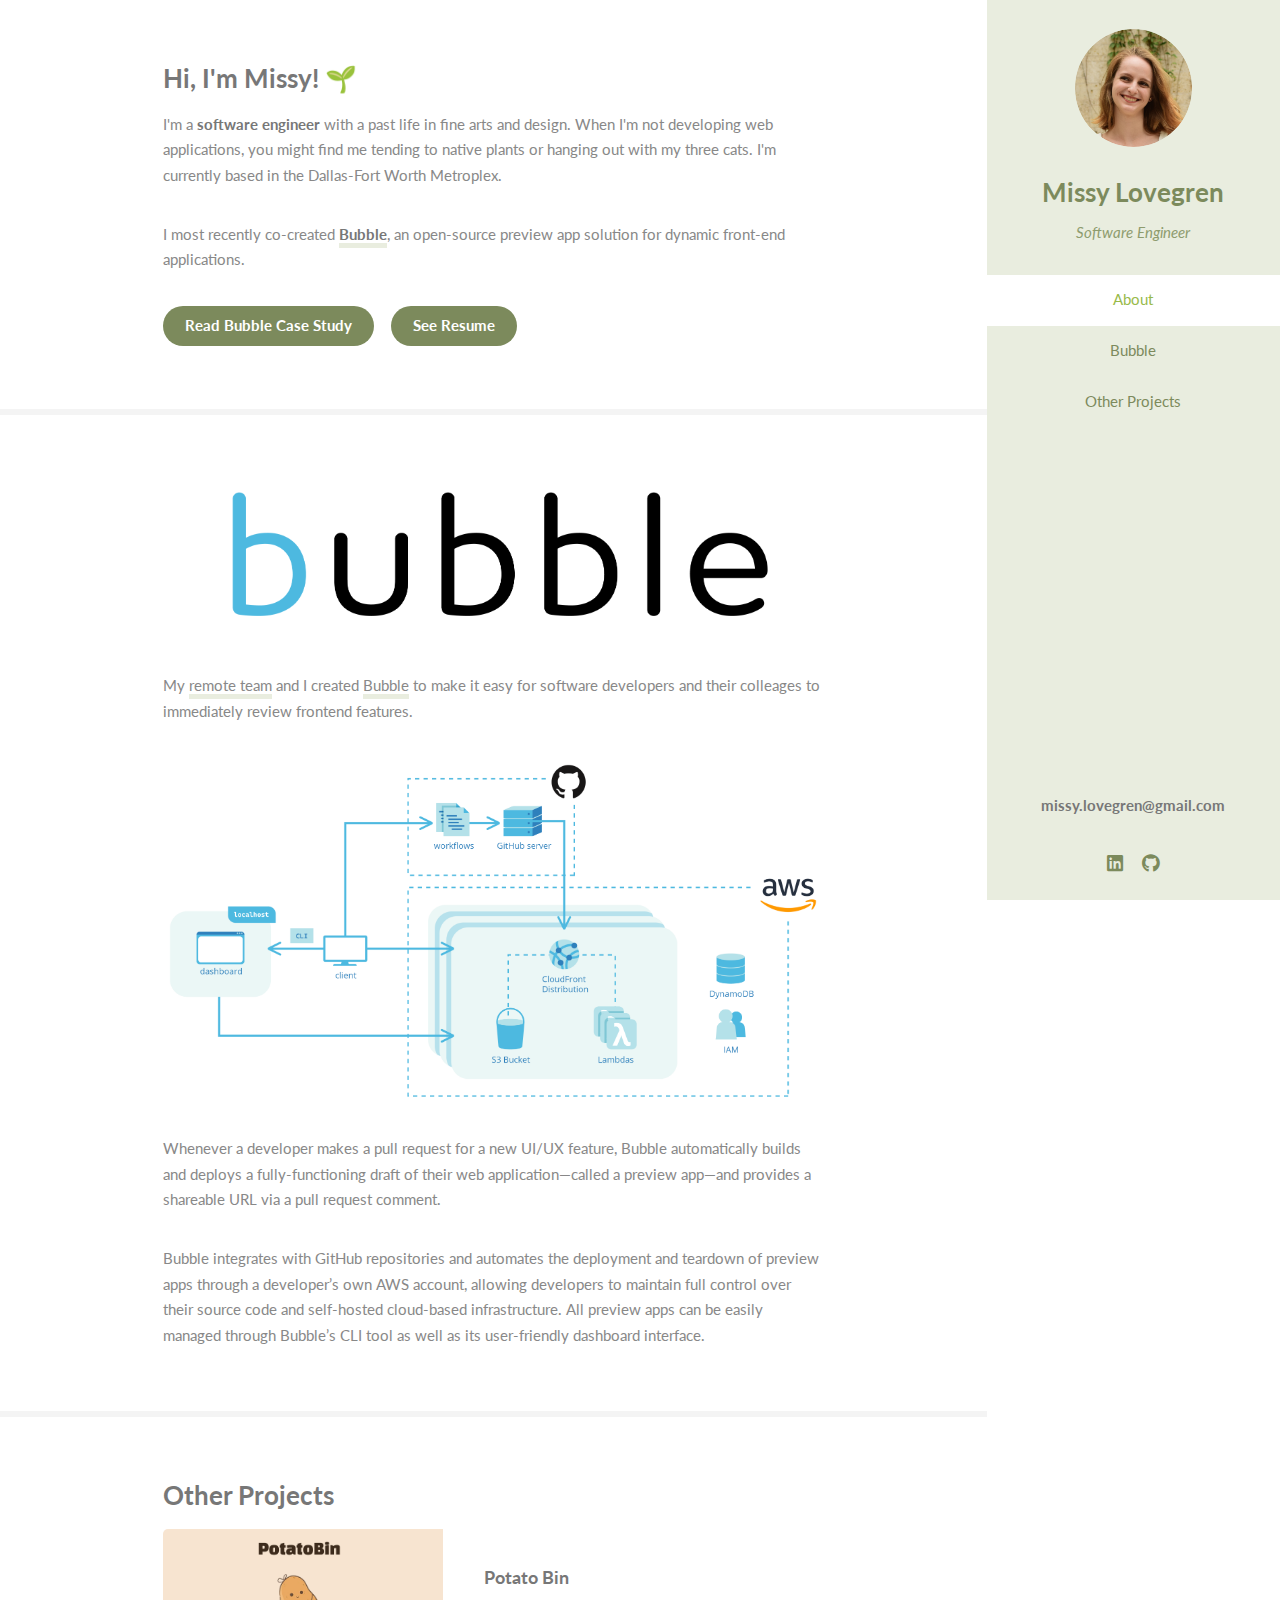
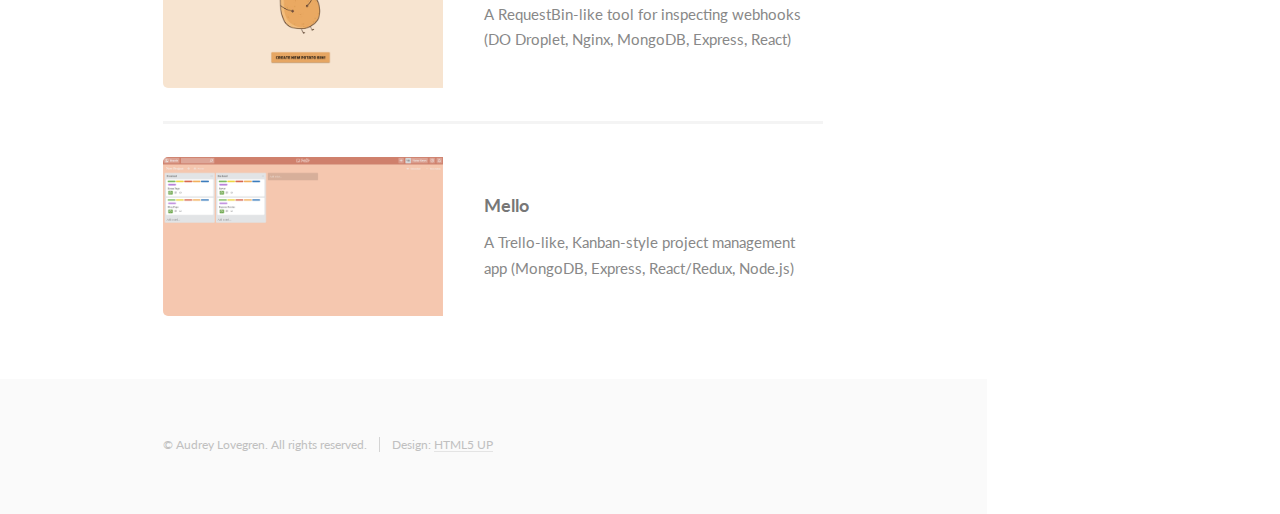
<file: index.html>
<!DOCTYPE HTML>
<!--
	Read Only by HTML5 UP
	html5up.net | @ajlkn
	Free for personal and commercial use under the CCA 3.0 license (html5up.net/license)
-->
<html>
	<head>
		<title>Missy Lovegren</title>
		<meta charset="utf-8" />
		<meta name="viewport" content="width=device-width, initial-scale=1, user-scalable=no" />
		<link rel="stylesheet" href="assets/css/main.css" />
	</head>
	<body class="is-preload">

		<!-- Header -->
			<section id="header">
				<header>
					<span class="image avatar"><img src="images/another-missy.jpg" alt="" /></span>
					<h1 id="logo"><a href="#">Missy Lovegren</a></h1>
					<p>Software Engineer</p>
				</header>
				<nav id="nav">
					<ul>
						<li><a href="#one" class="active">About</a></li>
						<li><a href="#two">Bubble</a></li>
						<li><a href="#three">Other Projects</a></li>
					</ul>
				</nav>
				<footer>
          <p><b>missy.lovegren@gmail.com</b></p>
					<ul class="icons">
						<li><a href="https://www.linkedin.com/in/missy-lovegren-a6bbb7133/" class="icon brands fa-linkedin"><span class="label">LinkedIn</span></a></li>
						<li><a href="https://github.com/alovegren" class="icon brands fa-github"><span class="label">Github</span></a></li>
					</ul>
				</footer>
			</section>

		<!-- Wrapper -->
			<div id="wrapper">

				<!-- Main -->
					<div id="main">

						<!-- One -->
							<section id="one">
								<div class="container">
									<header class="major">
										<h3>Hi, I'm Missy! 🌱</h3>
									</header>
									<p>I'm a <b>software engineer</b> with a past life in fine arts and design. When I'm not developing web applications, you might find me tending to native plants or hanging out with my three cats. I'm currently based in the Dallas-Fort Worth Metroplex.</p>
                  <p>I most recently co-created <b><a href="https://bubble-framework.github.io/">Bubble</a></b>, an open-source preview app solution for dynamic front-end applications.</p>
                  
                  <ul class="actions">
                    <li><a href="https://bubble-framework.github.io/" class="button primary">Read Bubble Case Study</a></li>
                    <li><a href="assets/files/missy_lovegren_resume.pdf" class="button primary">See Resume</a></li>
                  </ul>
                  
								</div>
							</section>
						<!-- Two -->
							<section id="two">
								<div class="container">
                  <span class="image fit"><a href="https://bubble-framework.github.io"><img src="images/bubble-wordmark-light.png" alt="" /></a></span>
									<p>My <a href="https://bubble-framework.github.io/team">remote team</a> and I created <a href="https://bubble-framework.github.io">Bubble</a> to make it easy for software developers and their colleages to immediately review frontend features.</p>

                  <span class="image fit"><a href="https://bubble-framework.github.io"><img src="images/full_architecture.png" alt="" /></a></span>
                  <p>Whenever a developer makes a pull request for a new UI/UX feature, Bubble automatically builds and deploys a fully-functioning draft of their web application—called a preview app—and provides a shareable URL via a pull request comment.</p>
                  <p>Bubble integrates with GitHub repositories and automates the deployment and teardown of preview apps through a developer’s own AWS account, allowing developers to maintain full control over their source code and self-hosted cloud-based infrastructure. All preview apps can be easily managed through Bubble’s CLI tool as well as its user-friendly dashboard interface.</p>
								</div>
							</section>

						<!-- Three -->
							<section id="three">
								<div class="container">
									<h3>Other Projects</h3>
									<div class="features">
                    <article>
                      <img class="image" src="images/potato_bin.png" alt="" /></a>
                      <div class="inner">
                        <h4>Potato Bin</h4>
                        <p>A RequestBin-like tool for inspecting webhooks (DO Droplet, Nginx, MongoDB, Express, React)</p>
                      </div>
                    </article>
                    <article>
                      <img class="image" src="images/mello.png" alt="" />
                      <div class="inner">
                        <h4>Mello</h4>
                        <p>A Trello-like, Kanban-style project management app (MongoDB, Express, React/Redux, Node.js)</p>
                      </div>
                    </article>
                  </div>
								</div>
							</section>
					</div>

				<!-- Footer -->
					<section id="footer">
						<div class="container">
							<ul class="copyright">
								<li>&copy; Audrey Lovegren. All rights reserved.</li><li>Design: <a href="http://html5up.net">HTML5 UP</a></li>
							</ul>
						</div>
					</section>

			</div>

		<!-- Scripts -->
			<script src="assets/js/jquery.min.js"></script>
			<script src="assets/js/jquery.scrollex.min.js"></script>
			<script src="assets/js/jquery.scrolly.min.js"></script>
			<script src="assets/js/browser.min.js"></script>
			<script src="assets/js/breakpoints.min.js"></script>
			<script src="assets/js/util.js"></script>
			<script src="assets/js/main.js"></script>

	</body>
</html>
</file>
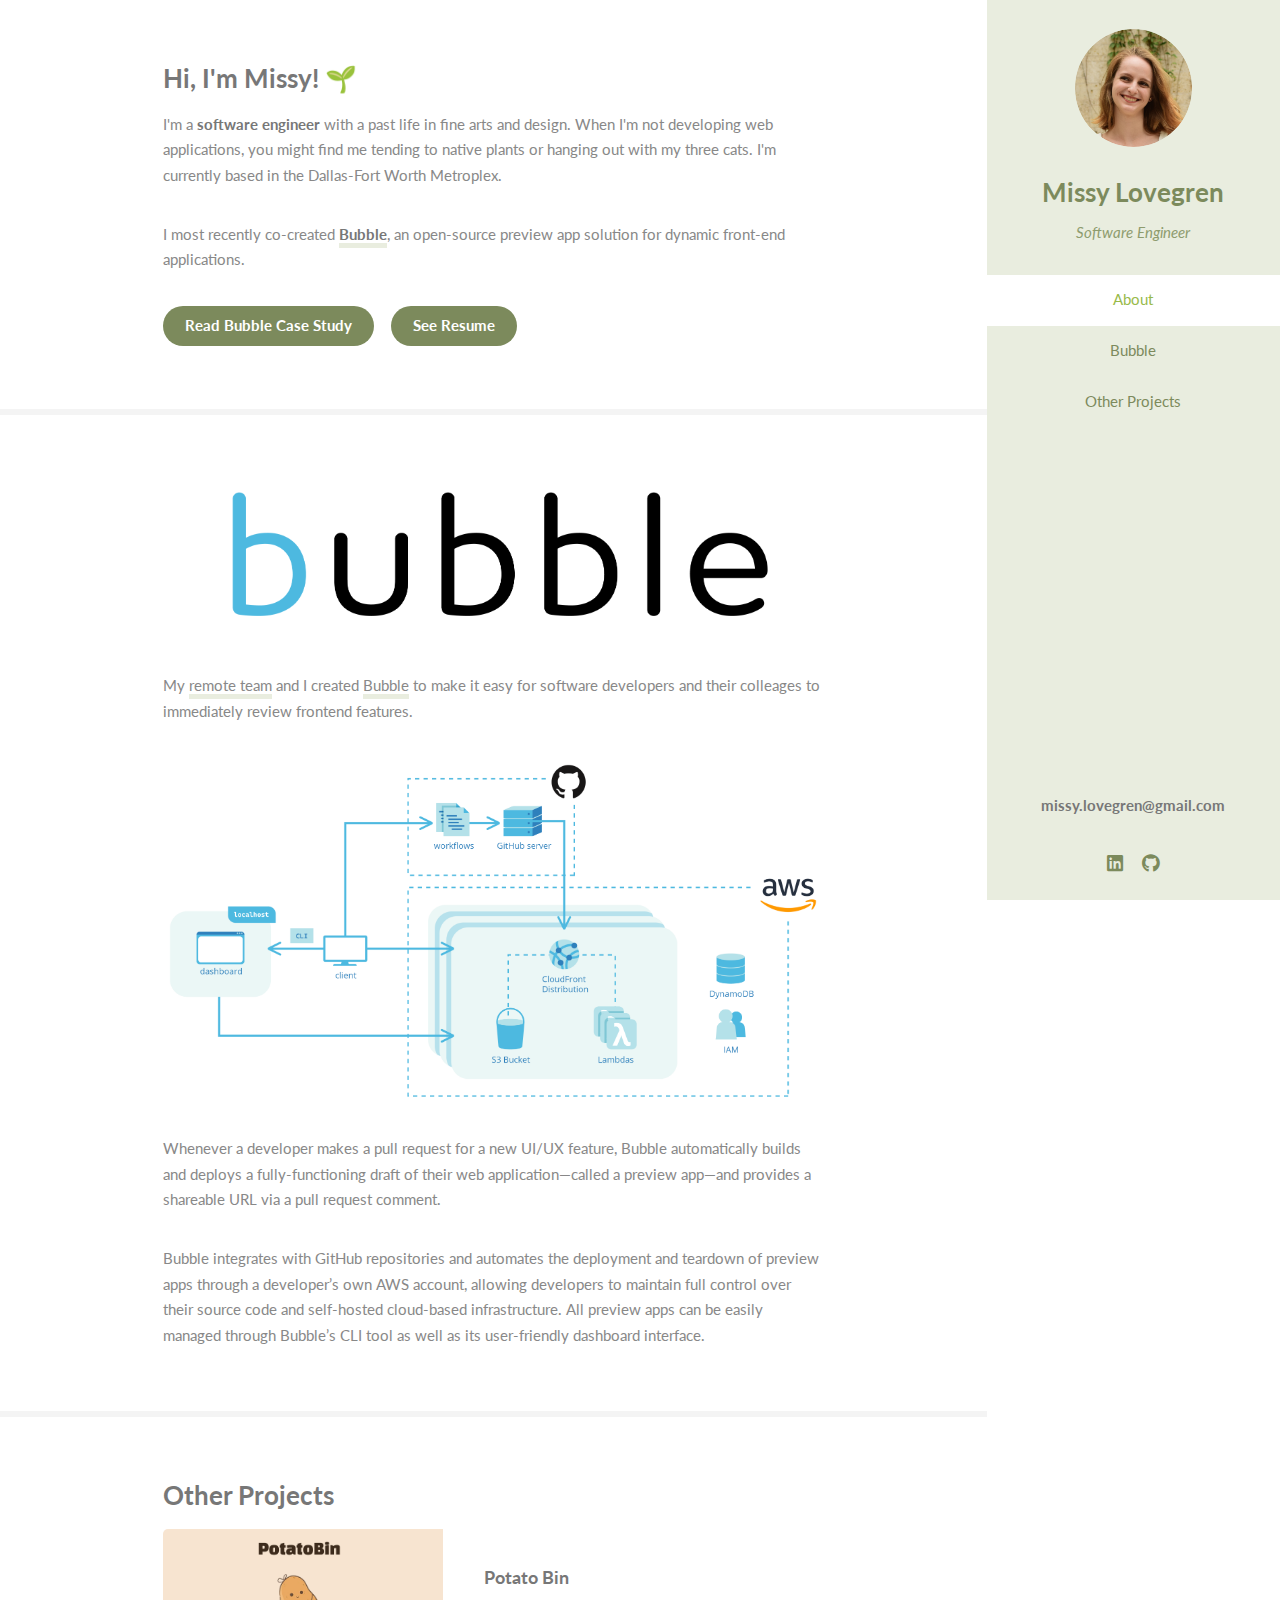
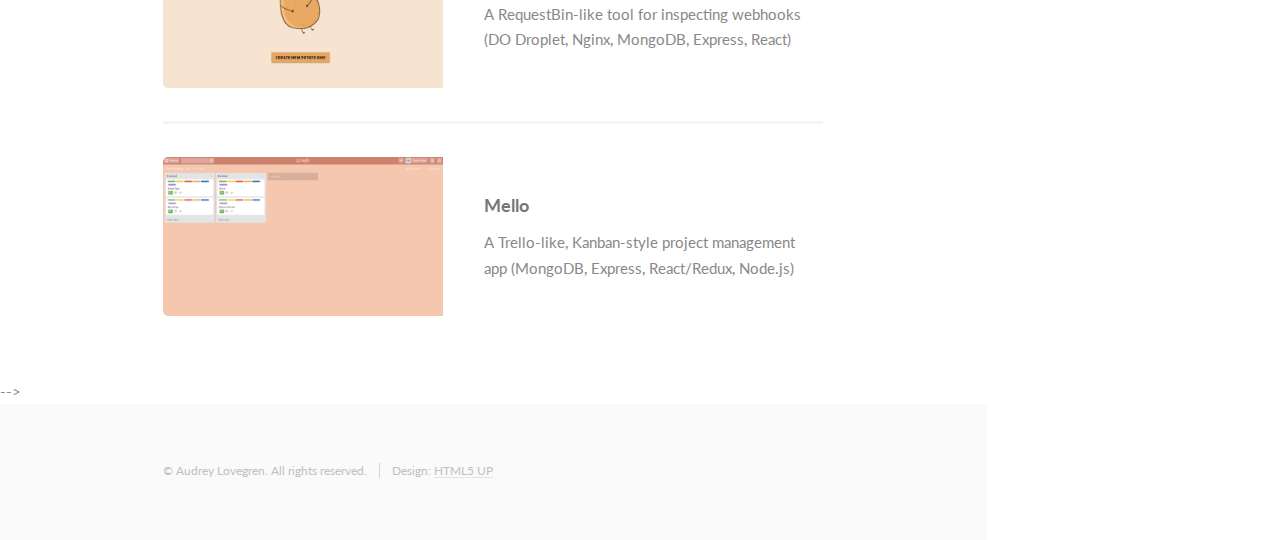
<file: html5up-read-only/index.html>
<!DOCTYPE HTML>
<!--
	Read Only by HTML5 UP
	html5up.net | @ajlkn
	Free for personal and commercial use under the CCA 3.0 license (html5up.net/license)
-->
<html>
	<head>
		<title>Missy Lovegren</title>
		<meta charset="utf-8" />
		<meta name="viewport" content="width=device-width, initial-scale=1, user-scalable=no" />
		<link rel="stylesheet" href="assets/css/main.css" />
	</head>
	<body class="is-preload">

		<!-- Header -->
			<section id="header">
				<header>
					<span class="image avatar"><img src="images/another-missy.jpg" alt="" /></span>
					<h1 id="logo"><a href="#">Missy Lovegren</a></h1>
					<p>Software Engineer</p>
				</header>
				<nav id="nav">
					<ul>
						<li><a href="#one" class="active">About</a></li>
						<li><a href="#two">Bubble</a></li>
						<li><a href="#three">Other Projects</a></li>
					</ul>
				</nav>
				<footer>
          <p><b>missy.lovegren@gmail.com</b></p>
					<ul class="icons">
						<li><a href="https://www.linkedin.com/in/missy-lovegren-a6bbb7133/" class="icon brands fa-linkedin"><span class="label">LinkedIn</span></a></li>
						<li><a href="https://github.com/alovegren" class="icon brands fa-github"><span class="label">Github</span></a></li>
					</ul>
				</footer>
			</section>

		<!-- Wrapper -->
			<div id="wrapper">

				<!-- Main -->
					<div id="main">

						<!-- One -->
							<section id="one">
								<div class="container">
									<header class="major">
										<h3>Hi, I'm Missy! 🌱</h3>
									</header>
									<p>I'm a <b>software engineer</b> with a past life in fine arts and design. When I'm not developing web applications, you might find me tending to native plants or hanging out with my three cats. I'm currently based in the Dallas-Fort Worth Metroplex.</p>
                  <p>I most recently co-created <b><a href="https://bubble-framework.github.io/">Bubble</a></b>, an open-source preview app solution for dynamic front-end applications.</p>
                  
                  <ul class="actions">
                    <li><a href="https://bubble-framework.github.io/" class="button primary">Read Bubble Case Study</a></li>
                    <li><a href="assets/files/missy_resume.pdf" class="button primary">See Resume</a></li>
                  </ul>
                  
								</div>
							</section>
						<!-- Two -->
							<section id="two">
								<div class="container">
                  <span class="image fit"><a href="https://bubble-framework.github.io"><img src="images/bubble-wordmark-light.png" alt="" /></a></span>
									<p>My <a href="https://bubble-framework.github.io/team">remote team</a> and I created <a href="https://bubble-framework.github.io">Bubble</a> to make it easy for software developers and their colleages to immediately review frontend features.</p>

                  <span class="image fit"><a href="https://bubble-framework.github.io"><img src="images/full_architecture.png" alt="" /></a></span>
                  <p>Whenever a developer makes a pull request for a new UI/UX feature, Bubble automatically builds and deploys a fully-functioning draft of their web application—called a preview app—and provides a shareable URL via a pull request comment.</p>
                  <p>Bubble integrates with GitHub repositories and automates the deployment and teardown of preview apps through a developer’s own AWS account, allowing developers to maintain full control over their source code and self-hosted cloud-based infrastructure. All preview apps can be easily managed through Bubble’s CLI tool as well as its user-friendly dashboard interface.</p>
								</div>
							</section>

						<!-- Three -->
							<section id="three">
								<div class="container">
									<h3>Other Projects</h3>
									<div class="features">
                    <article>
                      <img class="image" src="images/potato_bin.png" alt="" /></a>
                      <div class="inner">
                        <h4>Potato Bin</h4>
                        <p>A RequestBin-like tool for inspecting webhooks (DO Droplet, Nginx, MongoDB, Express, React)</p>
                      </div>
                    </article>
                    <article>
                      <img class="image" src="images/mello.png" alt="" />
                      <div class="inner">
                        <h4>Mello</h4>
                        <p>A Trello-like, Kanban-style project management app (MongoDB, Express, React/Redux, Node.js)</p>
                      </div>
                    </article>
                  </div>
								</div>
							</section>

						<!-- Four
							<section id="four">
								<div class="container">
									<h3>Contact Me</h3>
									<p>Integer eu ante ornare amet commetus vestibulum blandit integer in curae ac faucibus integer non. Adipiscing cubilia elementum integer. Integer eu ante ornare amet commetus.</p>
									<form method="post" action="#">
										<div class="row gtr-uniform">
											<div class="col-6 col-12-xsmall"><input type="text" name="name" id="name" placeholder="Name" /></div>
											<div class="col-6 col-12-xsmall"><input type="email" name="email" id="email" placeholder="Email" /></div>
											<div class="col-12"><input type="text" name="subject" id="subject" placeholder="Subject" /></div>
											<div class="col-12"><textarea name="message" id="message" placeholder="Message" rows="6"></textarea></div>
											<div class="col-12">
												<ul class="actions">
													<li><input type="submit" class="primary" value="Send Message" /></li>
													<li><input type="reset" value="Reset Form" /></li>
												</ul>
											</div>
										</div>
									</form>
								</div>
							</section>

						<!-- Five -->
						
							<!-- <section id="five">
								<div class="container">
									<h3>Elements</h3>

									<section>
										<h4>Text</h4>
										<p>This is <b>bold</b> and this is <strong>strong</strong>. This is <i>italic</i> and this is <em>emphasized</em>.
										This is <sup>superscript</sup> text and this is <sub>subscript</sub> text.
										This is <u>underlined</u> and this is code: <code>for (;;) { ... }</code>. Finally, <a href="#">this is a link</a>.</p>
										<hr />
										<header>
											<h4>Heading with a Subtitle</h4>
											<p>Lorem ipsum dolor sit amet nullam id egestas urna aliquam</p>
										</header>
										<p>Nunc lacinia ante nunc ac lobortis. Interdum adipiscing gravida odio porttitor sem non mi integer non faucibus ornare mi ut ante amet placerat aliquet. Volutpat eu sed ante lacinia sapien lorem accumsan varius montes viverra nibh in adipiscing blandit tempus accumsan.</p>
										<header>
											<h5>Heading with a Subtitle</h5>
											<p>Lorem ipsum dolor sit amet nullam id egestas urna aliquam</p>
										</header>
										<p>Nunc lacinia ante nunc ac lobortis. Interdum adipiscing gravida odio porttitor sem non mi integer non faucibus ornare mi ut ante amet placerat aliquet. Volutpat eu sed ante lacinia sapien lorem accumsan varius montes viverra nibh in adipiscing blandit tempus accumsan.</p>
										<hr />
										<h2>Heading Level 2</h2>
										<h3>Heading Level 3</h3>
										<h4>Heading Level 4</h4>
										<h5>Heading Level 5</h5>
										<h6>Heading Level 6</h6>
										<hr />
										<h5>Blockquote</h5>
										<blockquote>Fringilla nisl. Donec accumsan interdum nisi, quis tincidunt felis sagittis eget tempus euismod. Vestibulum ante ipsum primis in faucibus vestibulum. Blandit adipiscing eu felis iaculis volutpat ac adipiscing accumsan faucibus. Vestibulum ante ipsum primis in faucibus lorem ipsum dolor sit amet nullam adipiscing eu felis.</blockquote>
										<h5>Preformatted</h5>
										<pre><code>i = 0;

while (!deck.isInOrder()) {
    print 'Iteration ' + i;
    deck.shuffle();
    i++;
}

print 'It took ' + i + ' iterations to sort the deck.';</code></pre>
									</section>

									<section>
										<h4>Lists</h4>
										<div class="row">
											<div class="col-6 col-12-xsmall">
												<h5>Unordered</h5>
												<ul>
													<li>Dolor pulvinar etiam magna etiam.</li>
													<li>Sagittis adipiscing lorem eleifend.</li>
													<li>Felis enim feugiat dolore viverra.</li>
												</ul>
												<h5>Alternate</h5>
												<ul class="alt">
													<li>Dolor pulvinar etiam magna etiam.</li>
													<li>Sagittis adipiscing lorem eleifend.</li>
													<li>Felis enim feugiat dolore viverra.</li>
												</ul>
											</div>
											<div class="col-6 col-12-xsmall">
												<h5>Ordered</h5>
												<ol>
													<li>Dolor pulvinar etiam magna etiam.</li>
													<li>Etiam vel felis at lorem sed viverra.</li>
													<li>Felis enim feugiat dolore viverra.</li>
													<li>Dolor pulvinar etiam magna etiam.</li>
													<li>Etiam vel felis at lorem sed viverra.</li>
													<li>Felis enim feugiat dolore viverra.</li>
												</ol>
												<h5>Icons</h5>
												<ul class="icons">
													<li><a href="#" class="icon brands fa-twitter"><span class="label">Twitter</span></a></li>
													<li><a href="#" class="icon brands fa-facebook-f"><span class="label">Facebook</span></a></li>
													<li><a href="#" class="icon brands fa-instagram"><span class="label">Instagram</span></a></li>
													<li><a href="#" class="icon brands fa-github"><span class="label">Github</span></a></li>
													<li><a href="#" class="icon brands fa-dribbble"><span class="label">Dribbble</span></a></li>
													<li><a href="#" class="icon brands fa-tumblr"><span class="label">Tumblr</span></a></li>
												</ul>
											</div>
										</div>
										<h5>Actions</h5>
										<ul class="actions">
											<li><a href="#" class="button primary">Default</a></li>
											<li><a href="#" class="button">Default</a></li>
											<li><a href="#" class="button alt">Default</a></li>
										</ul>
										<ul class="actions small">
											<li><a href="#" class="button primary small">Small</a></li>
											<li><a href="#" class="button small">Small</a></li>
											<li><a href="#" class="button alt small">Small</a></li>
										</ul>
										<div class="row">
											<div class="col-3 col-6-medium col-12-xsmall">
												<ul class="actions stacked">
													<li><a href="#" class="button primary">Default</a></li>
													<li><a href="#" class="button">Default</a></li>
													<li><a href="#" class="button alt">Default</a></li>
												</ul>
											</div>
											<div class="col-3 col-6 col-12-xsmall">
												<ul class="actions stacked">
													<li><a href="#" class="button primary small">Small</a></li>
													<li><a href="#" class="button small">Small</a></li>
													<li><a href="#" class="button alt small">Small</a></li>
												</ul>
											</div>
											<div class="col-3 col-6-medium col-12-xsmall">
												<ul class="actions stacked">
													<li><a href="#" class="button primary fit">Default</a></li>
													<li><a href="#" class="button fit">Default</a></li>
													<li><a href="#" class="button alt fit">Default</a></li>
												</ul>
											</div>
											<div class="col-3 col-6-medium col-12-xsmall">
												<ul class="actions stacked">
													<li><a href="#" class="button primary small fit">Small</a></li>
													<li><a href="#" class="button small fit">Small</a></li>
													<li><a href="#" class="button alt small fit">Small</a></li>
												</ul>
											</div>
										</div>
									</section>

									<section>
										<h4>Table</h4>
										<h5>Default</h5>
										<div class="table-wrapper">
											<table>
												<thead>
													<tr>
														<th>Name</th>
														<th>Description</th>
														<th>Price</th>
													</tr>
												</thead>
												<tbody>
													<tr>
														<td>Item One</td>
														<td>Ante turpis integer aliquet porttitor.</td>
														<td>29.99</td>
													</tr>
													<tr>
														<td>Item Two</td>
														<td>Vis ac commodo adipiscing arcu aliquet.</td>
														<td>19.99</td>
													</tr>
													<tr>
														<td>Item Three</td>
														<td> Morbi faucibus arcu accumsan lorem.</td>
														<td>29.99</td>
													</tr>
													<tr>
														<td>Item Four</td>
														<td>Vitae integer tempus condimentum.</td>
														<td>19.99</td>
													</tr>
													<tr>
														<td>Item Five</td>
														<td>Ante turpis integer aliquet porttitor.</td>
														<td>29.99</td>
													</tr>
												</tbody>
												<tfoot>
													<tr>
														<td colspan="2"></td>
														<td>100.00</td>
													</tr>
												</tfoot>
											</table>
										</div>

										<h5>Alternate</h5>
										<div class="table-wrapper">
											<table class="alt">
												<thead>
													<tr>
														<th>Name</th>
														<th>Description</th>
														<th>Price</th>
													</tr>
												</thead>
												<tbody>
													<tr>
														<td>Item One</td>
														<td>Ante turpis integer aliquet porttitor.</td>
														<td>29.99</td>
													</tr>
													<tr>
														<td>Item Two</td>
														<td>Vis ac commodo adipiscing arcu aliquet.</td>
														<td>19.99</td>
													</tr>
													<tr>
														<td>Item Three</td>
														<td> Morbi faucibus arcu accumsan lorem.</td>
														<td>29.99</td>
													</tr>
													<tr>
														<td>Item Four</td>
														<td>Vitae integer tempus condimentum.</td>
														<td>19.99</td>
													</tr>
													<tr>
														<td>Item Five</td>
														<td>Ante turpis integer aliquet porttitor.</td>
														<td>29.99</td>
													</tr>
												</tbody>
												<tfoot>
													<tr>
														<td colspan="2"></td>
														<td>100.00</td>
													</tr>
												</tfoot>
											</table>
										</div>
									</section>

									<section>
										<h4>Buttons</h4>
										<ul class="actions">
											<li><a href="#" class="button primary">Primary</a></li>
											<li><a href="#" class="button">Default</a></li>
											<li><a href="#" class="button alt">Alternate</a></li>
										</ul>
										<ul class="actions">
											<li><a href="#" class="button primary large">Large</a></li>
											<li><a href="#" class="button">Default</a></li>
											<li><a href="#" class="button alt small">Small</a></li>
										</ul>
										<ul class="actions fit">
											<li><a href="#" class="button primary fit">Fit</a></li>
											<li><a href="#" class="button fit">Fit</a></li>
											<li><a href="#" class="button alt fit">Fit</a></li>
										</ul>
										<ul class="actions fit small">
											<li><a href="#" class="button primary fit small">Fit + Small</a></li>
											<li><a href="#" class="button fit small">Fit + Small</a></li>
											<li><a href="#" class="button alt fit small">Fit + Small</a></li>
										</ul>
										<ul class="actions">
											<li><a href="#" class="button primary icon solid fa-download">Icon</a></li>
											<li><a href="#" class="button icon solid fa-download">Icon</a></li>
											<li><a href="#" class="button alt icon solid fa-check">Icon</a></li>
										</ul>
										<ul class="actions">
											<li><span class="button primary disabled">Primary</span></li>
											<li><span class="button disabled">Default</span></li>
											<li><span class="button alt disabled">Alternate</span></li>
										</ul>
									</section>

									<section>
										<h4>Form</h4>
										<form method="post" action="#">
											<div class="row gtr-uniform">
												<div class="col-6 col-12-xsmall">
													<input type="text" name="demo-name" id="demo-name" value="" placeholder="Name" />
												</div>
												<div class="col-6 col-12-xsmall">
													<input type="email" name="demo-email" id="demo-email" value="" placeholder="Email" />
												</div>
												<div class="col-12">
													<select name="demo-category" id="demo-category">
														<option value="">- Category -</option>
														<option value="1">Manufacturing</option>
														<option value="1">Shipping</option>
														<option value="1">Administration</option>
														<option value="1">Human Resources</option>
													</select>
												</div>
												<div class="col-4 col-12-medium">
													<input type="radio" id="demo-priority-low" name="demo-priority" checked>
													<label for="demo-priority-low">Low Priority</label>
												</div>
												<div class="col-4 col-12-medium">
													<input type="radio" id="demo-priority-normal" name="demo-priority">
													<label for="demo-priority-normal">Normal Priority</label>
												</div>
												<div class="col-4 col-12-medium">
													<input type="radio" id="demo-priority-high" name="demo-priority">
													<label for="demo-priority-high">High Priority</label>
												</div>
												<div class="col-6 col-12-medium">
													<input type="checkbox" id="demo-copy" name="demo-copy">
													<label for="demo-copy">Email me a copy of this message</label>
												</div>
												<div class="col-6 col-12-medium">
													<input type="checkbox" id="demo-human" name="demo-human" checked>
													<label for="demo-human">I am a human and not a robot</label>
												</div>
												<div class="col-12">
													<textarea name="demo-message" id="demo-message" placeholder="Enter your message" rows="6"></textarea>
												</div>
												<div class="col-12">
													<ul class="actions">
														<li><input type="submit" value="Send Message" /></li>
														<li><input type="reset" value="Reset" class="alt" /></li>
													</ul>
												</div>
											</div>
										</form>
									</section>

									<section>
										<h4>Image</h4>
										<h5>Fit</h5>
										<span class="image fit"><img src="images/banner.jpg" alt="" /></span>
										<div class="box alt">
											<div class="row gtr-50 gtr-uniform">
												<div class="col-4"><span class="image fit"><img src="images/pic01.jpg" alt="" /></span></div>
												<div class="col-4"><span class="image fit"><img src="images/pic02.jpg" alt="" /></span></div>
												<div class="col-4"><span class="image fit"><img src="images/pic03.jpg" alt="" /></span></div>
												<div class="col-4"><span class="image fit"><img src="images/pic02.jpg" alt="" /></span></div>
												<div class="col-4"><span class="image fit"><img src="images/pic03.jpg" alt="" /></span></div>
												<div class="col-4"><span class="image fit"><img src="images/pic01.jpg" alt="" /></span></div>
												<div class="col-4"><span class="image fit"><img src="images/pic03.jpg" alt="" /></span></div>
												<div class="col-4"><span class="image fit"><img src="images/pic01.jpg" alt="" /></span></div>
												<div class="col-4"><span class="image fit"><img src="images/pic02.jpg" alt="" /></span></div>
											</div>
										</div>
										<h5>Left &amp; Right</h5>
										<p><span class="image left"><img src="images/avatar.jpg" alt="" /></span>Fringilla nisl. Donec accumsan interdum nisi, quis tincidunt felis sagittis eget. tempus euismod. Vestibulum ante ipsum primis in faucibus vestibulum. Blandit adipiscing eu felis iaculis volutpat ac adipiscing accumsan eu faucibus. Integer ac pellentesque praesent tincidunt felis sagittis eget. tempus euismod. Vestibulum ante ipsum primis in faucibus vestibulum. Blandit adipiscing eu felis iaculis volutpat ac adipiscing accumsan eu faucibus. Integer ac pellentesque praesent. Donec accumsan interdum nisi, quis tincidunt felis sagittis eget. tempus euismod. Vestibulum ante ipsum primis in faucibus vestibulum. Blandit adipiscing eu felis iaculis volutpat ac adipiscing accumsan eu faucibus. Integer ac pellentesque praesent tincidunt felis sagittis eget. tempus euismod. Vestibulum ante ipsum primis in faucibus vestibulum. Blandit adipiscing eu felis iaculis volutpat ac adipiscing accumsan eu faucibus. Integer ac pellentesque praesent.</p>
										<p><span class="image right"><img src="images/avatar.jpg" alt="" /></span>Fringilla nisl. Donec accumsan interdum nisi, quis tincidunt felis sagittis eget. tempus euismod. Vestibulum ante ipsum primis in faucibus vestibulum. Blandit adipiscing eu felis iaculis volutpat ac adipiscing accumsan eu faucibus. Integer ac pellentesque praesent tincidunt felis sagittis eget. tempus euismod. Vestibulum ante ipsum primis in faucibus vestibulum. Blandit adipiscing eu felis iaculis volutpat ac adipiscing accumsan eu faucibus. Integer ac pellentesque praesent. Donec accumsan interdum nisi, quis tincidunt felis sagittis eget. tempus euismod. Vestibulum ante ipsum primis in faucibus vestibulum. Blandit adipiscing eu felis iaculis volutpat ac adipiscing accumsan eu faucibus. Integer ac pellentesque praesent tincidunt felis sagittis eget. tempus euismod. Vestibulum ante ipsum primis in faucibus vestibulum. Blandit adipiscing eu felis iaculis volutpat ac adipiscing accumsan eu faucibus. Integer ac pellentesque praesent.</p>
									</section>

								</div>
							</section> --> -->
						

					</div>

				<!-- Footer -->
					<section id="footer">
						<div class="container">
							<ul class="copyright">
								<li>&copy; Audrey Lovegren. All rights reserved.</li><li>Design: <a href="http://html5up.net">HTML5 UP</a></li>
							</ul>
						</div>
					</section>

			</div>

		<!-- Scripts -->
			<script src="assets/js/jquery.min.js"></script>
			<script src="assets/js/jquery.scrollex.min.js"></script>
			<script src="assets/js/jquery.scrolly.min.js"></script>
			<script src="assets/js/browser.min.js"></script>
			<script src="assets/js/breakpoints.min.js"></script>
			<script src="assets/js/util.js"></script>
			<script src="assets/js/main.js"></script>

	</body>
</html>
</file>
<file: assets/css/main.css>
@import url("fontawesome-all.min.css");
@import url("https://fonts.googleapis.com/css?family=Lato:400,400italic,700,700italic|Source+Code+Pro:400");

/*
	Read Only by HTML5 UP
	html5up.net | @ajlkn
	Free for personal and commercial use under the CCA 3.0 license (html5up.net/license)
*/

/* Missy styles */
hr {
  border-top: 5px solid #e9eddf;
}

p a {
  border-bottom: 5px solid #e9eddf;
}

html, body, div, span, applet, object,
iframe, h1, h2, h3, h4, h5, h6, p, blockquote,
pre, a, abbr, acronym, address, big, cite,
code, del, dfn, em, img, ins, kbd, q, s, samp,
small, strike, strong, sub, sup, tt, var, b,
u, i, center, dl, dt, dd, ol, ul, li, fieldset,
form, label, legend, table, caption, tbody,
tfoot, thead, tr, th, td, article, aside,
canvas, details, embed, figure, figcaption,
footer, header, hgroup, menu, nav, output, ruby,
section, summary, time, mark, audio, video {
	margin: 0;
	padding: 0;
	border: 0;
	font-size: 100%;
	font: inherit;
	vertical-align: baseline;}

article, aside, details, figcaption, figure,
footer, header, hgroup, menu, nav, section {
	display: block;}

body {
	line-height: 1;
}

ol, ul {
	list-style: none;
}

blockquote, q {
	quotes: none;
}

	blockquote:before, blockquote:after, q:before, q:after {
		content: '';
		content: none;
	}

table {
	border-collapse: collapse;
	border-spacing: 0;
}

body {
	-webkit-text-size-adjust: none;
}

mark {
	background-color: transparent;
	color: inherit;
}

input::-moz-focus-inner {
	border: 0;
	padding: 0;
}

input, select, textarea {
	-moz-appearance: none;
	-webkit-appearance: none;
	-ms-appearance: none;
	appearance: none;
}

/* Basic */

	html {
		box-sizing: border-box;
	}

	*, *:before, *:after {
		box-sizing: inherit;
	}

	body {
		background: #fff;
	}

		body.is-preload *, body.is-preload *:before, body.is-preload *:after {
			-moz-animation: none !important;
			-webkit-animation: none !important;
			-ms-animation: none !important;
			animation: none !important;
			-moz-transition: none !important;
			-webkit-transition: none !important;
			-ms-transition: none !important;
			transition: none !important;
		}

	body, input, select, textarea {
		color: #888;
		font-family: "Lato", sans-serif;
		font-size: 16pt;
		font-weight: 400;
		line-height: 1.75em;
	}

	a {
		-moz-transition: color 0.2s ease-in-out, border-color 0.2s ease-in-out;
		-webkit-transition: color 0.2s ease-in-out, border-color 0.2s ease-in-out;
		-ms-transition: color 0.2s ease-in-out, border-color 0.2s ease-in-out;
		transition: color 0.2s ease-in-out, border-color 0.2s ease-in-out;
		border-bottom: solid 1px #e4e4e4;
		color: inherit;
		text-decoration: none;
	}

		a:hover {
			border-bottom-color: transparent;
			color: #98ba4a !important;
		}

	strong, b {
		color: #777;
		font-weight: 700;
	}

	em, i {
		font-style: italic;
	}

	p {
		margin: 0 0 2.25em 0;
	}

	h1, h2, h3, h4, h5, h6 {
		color: #777;
		font-weight: 700;
		line-height: 1em;
		margin: 0 0 0.5625em 0;
	}

		h1 a, h2 a, h3 a, h4 a, h5 a, h6 a {
			border: 0;
			color: inherit;
			text-decoration: none;
		}

	h2 {
		font-size: 2em;
		line-height: 1.5em;
	}

	h3 {
		font-size: 1.75em;
		line-height: 1.5em;
	}

	h4 {
		font-size: 1.25em;
		line-height: 1.5em;
	}

	h5 {
		font-size: 0.9em;
		line-height: 1.5em;
	}

	h6 {
		font-size: 0.7em;
		line-height: 1.5em;
	}

	sub {
		font-size: 0.8em;
		position: relative;
		top: 0.5em;
	}

	sup {
		font-size: 0.8em;
		position: relative;
		top: -0.5em;
	}

	hr {
		border: 0;
		border-bottom: solid 2px #f4f4f4;
		margin: 2.25em 0;
	}

		hr.major {
			margin: 3.375em 0;
		}

	blockquote {
		border-left: solid 8px #e4e4e4;
		font-style: italic;
		margin: 0 0 2.25em 0;
		padding: 0.5em 0 0.5em 2em;
	}

	code {
		background: #555;
		border-radius: 5px;
		color: #fff;
		font-family: "Source Code Pro", monospace;
		font-size: 0.9em;
		margin: 0 0.25em;
		padding: 0.25em 0.65em;
	}

	pre {
		font-family: "Source Code Pro", monospace;
		font-size: 0.9em;
		margin: 0 0 2.25em 0;
	}

		pre code {
			-webkit-overflow-scrolling: touch;
			display: block;
			line-height: 1.5em;
			overflow-x: auto;
			padding: 1em 1.5em;
		}

	.align-left {
		text-align: left;
	}

	.align-center {
		text-align: center;
	}

	.align-right {
		text-align: right;
	}

/* Row */

	.row {
		display: flex;
		flex-wrap: wrap;
		box-sizing: border-box;
		align-items: stretch;
	}

		.row > * {
			box-sizing: border-box;
		}

		.row.gtr-uniform > * > :last-child {
			margin-bottom: 0;
		}

		.row.aln-left {
			justify-content: flex-start;
		}

		.row.aln-center {
			justify-content: center;
		}

		.row.aln-right {
			justify-content: flex-end;
		}

		.row.aln-top {
			align-items: flex-start;
		}

		.row.aln-middle {
			align-items: center;
		}

		.row.aln-bottom {
			align-items: flex-end;
		}

		.row > .imp {
			order: -1;
		}

		.row > .col-1 {
			width: 8.33333%;
		}

		.row > .off-1 {
			margin-left: 8.33333%;
		}

		.row > .col-2 {
			width: 16.66667%;
		}

		.row > .off-2 {
			margin-left: 16.66667%;
		}

		.row > .col-3 {
			width: 25%;
		}

		.row > .off-3 {
			margin-left: 25%;
		}

		.row > .col-4 {
			width: 33.33333%;
		}

		.row > .off-4 {
			margin-left: 33.33333%;
		}

		.row > .col-5 {
			width: 41.66667%;
		}

		.row > .off-5 {
			margin-left: 41.66667%;
		}

		.row > .col-6 {
			width: 50%;
		}

		.row > .off-6 {
			margin-left: 50%;
		}

		.row > .col-7 {
			width: 58.33333%;
		}

		.row > .off-7 {
			margin-left: 58.33333%;
		}

		.row > .col-8 {
			width: 66.66667%;
		}

		.row > .off-8 {
			margin-left: 66.66667%;
		}

		.row > .col-9 {
			width: 75%;
		}

		.row > .off-9 {
			margin-left: 75%;
		}

		.row > .col-10 {
			width: 83.33333%;
		}

		.row > .off-10 {
			margin-left: 83.33333%;
		}

		.row > .col-11 {
			width: 91.66667%;
		}

		.row > .off-11 {
			margin-left: 91.66667%;
		}

		.row > .col-12 {
			width: 100%;
		}

		.row > .off-12 {
			margin-left: 100%;
		}

		.row.gtr-0 {
			margin-top: 0;
			margin-left: 0em;
		}

			.row.gtr-0 > * {
				padding: 0 0 0 0em;
			}

			.row.gtr-0.gtr-uniform {
				margin-top: 0em;
			}

				.row.gtr-0.gtr-uniform > * {
					padding-top: 0em;
				}

		.row.gtr-25 {
			margin-top: 0;
			margin-left: -0.5em;
		}

			.row.gtr-25 > * {
				padding: 0 0 0 0.5em;
			}

			.row.gtr-25.gtr-uniform {
				margin-top: -0.5em;
			}

				.row.gtr-25.gtr-uniform > * {
					padding-top: 0.5em;
				}

		.row.gtr-50 {
			margin-top: 0;
			margin-left: -1em;
		}

			.row.gtr-50 > * {
				padding: 0 0 0 1em;
			}

			.row.gtr-50.gtr-uniform {
				margin-top: -1em;
			}

				.row.gtr-50.gtr-uniform > * {
					padding-top: 1em;
				}

		.row {
			margin-top: 0;
			margin-left: -2em;
		}

			.row > * {
				padding: 0 0 0 2em;
			}

			.row.gtr-uniform {
				margin-top: -2em;
			}

				.row.gtr-uniform > * {
					padding-top: 2em;
				}

		.row.gtr-150 {
			margin-top: 0;
			margin-left: -3em;
		}

			.row.gtr-150 > * {
				padding: 0 0 0 3em;
			}

			.row.gtr-150.gtr-uniform {
				margin-top: -3em;
			}

				.row.gtr-150.gtr-uniform > * {
					padding-top: 3em;
				}

		.row.gtr-200 {
			margin-top: 0;
			margin-left: -4em;
		}

			.row.gtr-200 > * {
				padding: 0 0 0 4em;
			}

			.row.gtr-200.gtr-uniform {
				margin-top: -4em;
			}

				.row.gtr-200.gtr-uniform > * {
					padding-top: 4em;
				}

		@media screen and (max-width: 1680px) {

			.row {
				display: flex;
				flex-wrap: wrap;
				box-sizing: border-box;
				align-items: stretch;
			}

				.row > * {
					box-sizing: border-box;
				}

				.row.gtr-uniform > * > :last-child {
					margin-bottom: 0;
				}

				.row.aln-left {
					justify-content: flex-start;
				}

				.row.aln-center {
					justify-content: center;
				}

				.row.aln-right {
					justify-content: flex-end;
				}

				.row.aln-top {
					align-items: flex-start;
				}

				.row.aln-middle {
					align-items: center;
				}

				.row.aln-bottom {
					align-items: flex-end;
				}

				.row > .imp-xlarge {
					order: -1;
				}

				.row > .col-1-xlarge {
					width: 8.33333%;
				}

				.row > .off-1-xlarge {
					margin-left: 8.33333%;
				}

				.row > .col-2-xlarge {
					width: 16.66667%;
				}

				.row > .off-2-xlarge {
					margin-left: 16.66667%;
				}

				.row > .col-3-xlarge {
					width: 25%;
				}

				.row > .off-3-xlarge {
					margin-left: 25%;
				}

				.row > .col-4-xlarge {
					width: 33.33333%;
				}

				.row > .off-4-xlarge {
					margin-left: 33.33333%;
				}

				.row > .col-5-xlarge {
					width: 41.66667%;
				}

				.row > .off-5-xlarge {
					margin-left: 41.66667%;
				}

				.row > .col-6-xlarge {
					width: 50%;
				}

				.row > .off-6-xlarge {
					margin-left: 50%;
				}

				.row > .col-7-xlarge {
					width: 58.33333%;
				}

				.row > .off-7-xlarge {
					margin-left: 58.33333%;
				}

				.row > .col-8-xlarge {
					width: 66.66667%;
				}

				.row > .off-8-xlarge {
					margin-left: 66.66667%;
				}

				.row > .col-9-xlarge {
					width: 75%;
				}

				.row > .off-9-xlarge {
					margin-left: 75%;
				}

				.row > .col-10-xlarge {
					width: 83.33333%;
				}

				.row > .off-10-xlarge {
					margin-left: 83.33333%;
				}

				.row > .col-11-xlarge {
					width: 91.66667%;
				}

				.row > .off-11-xlarge {
					margin-left: 91.66667%;
				}

				.row > .col-12-xlarge {
					width: 100%;
				}

				.row > .off-12-xlarge {
					margin-left: 100%;
				}

				.row.gtr-0 {
					margin-top: 0;
					margin-left: 0em;
				}

					.row.gtr-0 > * {
						padding: 0 0 0 0em;
					}

					.row.gtr-0.gtr-uniform {
						margin-top: 0em;
					}

						.row.gtr-0.gtr-uniform > * {
							padding-top: 0em;
						}

				.row.gtr-25 {
					margin-top: 0;
					margin-left: -0.5em;
				}

					.row.gtr-25 > * {
						padding: 0 0 0 0.5em;
					}

					.row.gtr-25.gtr-uniform {
						margin-top: -0.5em;
					}

						.row.gtr-25.gtr-uniform > * {
							padding-top: 0.5em;
						}

				.row.gtr-50 {
					margin-top: 0;
					margin-left: -1em;
				}

					.row.gtr-50 > * {
						padding: 0 0 0 1em;
					}

					.row.gtr-50.gtr-uniform {
						margin-top: -1em;
					}

						.row.gtr-50.gtr-uniform > * {
							padding-top: 1em;
						}

				.row {
					margin-top: 0;
					margin-left: -2em;
				}

					.row > * {
						padding: 0 0 0 2em;
					}

					.row.gtr-uniform {
						margin-top: -2em;
					}

						.row.gtr-uniform > * {
							padding-top: 2em;
						}

				.row.gtr-150 {
					margin-top: 0;
					margin-left: -3em;
				}

					.row.gtr-150 > * {
						padding: 0 0 0 3em;
					}

					.row.gtr-150.gtr-uniform {
						margin-top: -3em;
					}

						.row.gtr-150.gtr-uniform > * {
							padding-top: 3em;
						}

				.row.gtr-200 {
					margin-top: 0;
					margin-left: -4em;
				}

					.row.gtr-200 > * {
						padding: 0 0 0 4em;
					}

					.row.gtr-200.gtr-uniform {
						margin-top: -4em;
					}

						.row.gtr-200.gtr-uniform > * {
							padding-top: 4em;
						}

		}

		@media screen and (max-width: 1280px) {

			.row {
				display: flex;
				flex-wrap: wrap;
				box-sizing: border-box;
				align-items: stretch;
			}

				.row > * {
					box-sizing: border-box;
				}

				.row.gtr-uniform > * > :last-child {
					margin-bottom: 0;
				}

				.row.aln-left {
					justify-content: flex-start;
				}

				.row.aln-center {
					justify-content: center;
				}

				.row.aln-right {
					justify-content: flex-end;
				}

				.row.aln-top {
					align-items: flex-start;
				}

				.row.aln-middle {
					align-items: center;
				}

				.row.aln-bottom {
					align-items: flex-end;
				}

				.row > .imp-large {
					order: -1;
				}

				.row > .col-1-large {
					width: 8.33333%;
				}

				.row > .off-1-large {
					margin-left: 8.33333%;
				}

				.row > .col-2-large {
					width: 16.66667%;
				}

				.row > .off-2-large {
					margin-left: 16.66667%;
				}

				.row > .col-3-large {
					width: 25%;
				}

				.row > .off-3-large {
					margin-left: 25%;
				}

				.row > .col-4-large {
					width: 33.33333%;
				}

				.row > .off-4-large {
					margin-left: 33.33333%;
				}

				.row > .col-5-large {
					width: 41.66667%;
				}

				.row > .off-5-large {
					margin-left: 41.66667%;
				}

				.row > .col-6-large {
					width: 50%;
				}

				.row > .off-6-large {
					margin-left: 50%;
				}

				.row > .col-7-large {
					width: 58.33333%;
				}

				.row > .off-7-large {
					margin-left: 58.33333%;
				}

				.row > .col-8-large {
					width: 66.66667%;
				}

				.row > .off-8-large {
					margin-left: 66.66667%;
				}

				.row > .col-9-large {
					width: 75%;
				}

				.row > .off-9-large {
					margin-left: 75%;
				}

				.row > .col-10-large {
					width: 83.33333%;
				}

				.row > .off-10-large {
					margin-left: 83.33333%;
				}

				.row > .col-11-large {
					width: 91.66667%;
				}

				.row > .off-11-large {
					margin-left: 91.66667%;
				}

				.row > .col-12-large {
					width: 100%;
				}

				.row > .off-12-large {
					margin-left: 100%;
				}

				.row.gtr-0 {
					margin-top: 0;
					margin-left: 0em;
				}

					.row.gtr-0 > * {
						padding: 0 0 0 0em;
					}

					.row.gtr-0.gtr-uniform {
						margin-top: 0em;
					}

						.row.gtr-0.gtr-uniform > * {
							padding-top: 0em;
						}

				.row.gtr-25 {
					margin-top: 0;
					margin-left: -0.375em;
				}

					.row.gtr-25 > * {
						padding: 0 0 0 0.375em;
					}

					.row.gtr-25.gtr-uniform {
						margin-top: -0.375em;
					}

						.row.gtr-25.gtr-uniform > * {
							padding-top: 0.375em;
						}

				.row.gtr-50 {
					margin-top: 0;
					margin-left: -0.75em;
				}

					.row.gtr-50 > * {
						padding: 0 0 0 0.75em;
					}

					.row.gtr-50.gtr-uniform {
						margin-top: -0.75em;
					}

						.row.gtr-50.gtr-uniform > * {
							padding-top: 0.75em;
						}

				.row {
					margin-top: 0;
					margin-left: -1.5em;
				}

					.row > * {
						padding: 0 0 0 1.5em;
					}

					.row.gtr-uniform {
						margin-top: -1.5em;
					}

						.row.gtr-uniform > * {
							padding-top: 1.5em;
						}

				.row.gtr-150 {
					margin-top: 0;
					margin-left: -2.25em;
				}

					.row.gtr-150 > * {
						padding: 0 0 0 2.25em;
					}

					.row.gtr-150.gtr-uniform {
						margin-top: -2.25em;
					}

						.row.gtr-150.gtr-uniform > * {
							padding-top: 2.25em;
						}

				.row.gtr-200 {
					margin-top: 0;
					margin-left: -3em;
				}

					.row.gtr-200 > * {
						padding: 0 0 0 3em;
					}

					.row.gtr-200.gtr-uniform {
						margin-top: -3em;
					}

						.row.gtr-200.gtr-uniform > * {
							padding-top: 3em;
						}

		}

		@media screen and (max-width: 1024px) {

			.row {
				display: flex;
				flex-wrap: wrap;
				box-sizing: border-box;
				align-items: stretch;
			}

				.row > * {
					box-sizing: border-box;
				}

				.row.gtr-uniform > * > :last-child {
					margin-bottom: 0;
				}

				.row.aln-left {
					justify-content: flex-start;
				}

				.row.aln-center {
					justify-content: center;
				}

				.row.aln-right {
					justify-content: flex-end;
				}

				.row.aln-top {
					align-items: flex-start;
				}

				.row.aln-middle {
					align-items: center;
				}

				.row.aln-bottom {
					align-items: flex-end;
				}

				.row > .imp-medium {
					order: -1;
				}

				.row > .col-1-medium {
					width: 8.33333%;
				}

				.row > .off-1-medium {
					margin-left: 8.33333%;
				}

				.row > .col-2-medium {
					width: 16.66667%;
				}

				.row > .off-2-medium {
					margin-left: 16.66667%;
				}

				.row > .col-3-medium {
					width: 25%;
				}

				.row > .off-3-medium {
					margin-left: 25%;
				}

				.row > .col-4-medium {
					width: 33.33333%;
				}

				.row > .off-4-medium {
					margin-left: 33.33333%;
				}

				.row > .col-5-medium {
					width: 41.66667%;
				}

				.row > .off-5-medium {
					margin-left: 41.66667%;
				}

				.row > .col-6-medium {
					width: 50%;
				}

				.row > .off-6-medium {
					margin-left: 50%;
				}

				.row > .col-7-medium {
					width: 58.33333%;
				}

				.row > .off-7-medium {
					margin-left: 58.33333%;
				}

				.row > .col-8-medium {
					width: 66.66667%;
				}

				.row > .off-8-medium {
					margin-left: 66.66667%;
				}

				.row > .col-9-medium {
					width: 75%;
				}

				.row > .off-9-medium {
					margin-left: 75%;
				}

				.row > .col-10-medium {
					width: 83.33333%;
				}

				.row > .off-10-medium {
					margin-left: 83.33333%;
				}

				.row > .col-11-medium {
					width: 91.66667%;
				}

				.row > .off-11-medium {
					margin-left: 91.66667%;
				}

				.row > .col-12-medium {
					width: 100%;
				}

				.row > .off-12-medium {
					margin-left: 100%;
				}

				.row.gtr-0 {
					margin-top: 0;
					margin-left: 0em;
				}

					.row.gtr-0 > * {
						padding: 0 0 0 0em;
					}

					.row.gtr-0.gtr-uniform {
						margin-top: 0em;
					}

						.row.gtr-0.gtr-uniform > * {
							padding-top: 0em;
						}

				.row.gtr-25 {
					margin-top: 0;
					margin-left: -0.375em;
				}

					.row.gtr-25 > * {
						padding: 0 0 0 0.375em;
					}

					.row.gtr-25.gtr-uniform {
						margin-top: -0.375em;
					}

						.row.gtr-25.gtr-uniform > * {
							padding-top: 0.375em;
						}

				.row.gtr-50 {
					margin-top: 0;
					margin-left: -0.75em;
				}

					.row.gtr-50 > * {
						padding: 0 0 0 0.75em;
					}

					.row.gtr-50.gtr-uniform {
						margin-top: -0.75em;
					}

						.row.gtr-50.gtr-uniform > * {
							padding-top: 0.75em;
						}

				.row {
					margin-top: 0;
					margin-left: -1.5em;
				}

					.row > * {
						padding: 0 0 0 1.5em;
					}

					.row.gtr-uniform {
						margin-top: -1.5em;
					}

						.row.gtr-uniform > * {
							padding-top: 1.5em;
						}

				.row.gtr-150 {
					margin-top: 0;
					margin-left: -2.25em;
				}

					.row.gtr-150 > * {
						padding: 0 0 0 2.25em;
					}

					.row.gtr-150.gtr-uniform {
						margin-top: -2.25em;
					}

						.row.gtr-150.gtr-uniform > * {
							padding-top: 2.25em;
						}

				.row.gtr-200 {
					margin-top: 0;
					margin-left: -3em;
				}

					.row.gtr-200 > * {
						padding: 0 0 0 3em;
					}

					.row.gtr-200.gtr-uniform {
						margin-top: -3em;
					}

						.row.gtr-200.gtr-uniform > * {
							padding-top: 3em;
						}

		}

		@media screen and (max-width: 736px) {

			.row {
				display: flex;
				flex-wrap: wrap;
				box-sizing: border-box;
				align-items: stretch;
			}

				.row > * {
					box-sizing: border-box;
				}

				.row.gtr-uniform > * > :last-child {
					margin-bottom: 0;
				}

				.row.aln-left {
					justify-content: flex-start;
				}

				.row.aln-center {
					justify-content: center;
				}

				.row.aln-right {
					justify-content: flex-end;
				}

				.row.aln-top {
					align-items: flex-start;
				}

				.row.aln-middle {
					align-items: center;
				}

				.row.aln-bottom {
					align-items: flex-end;
				}

				.row > .imp-small {
					order: -1;
				}

				.row > .col-1-small {
					width: 8.33333%;
				}

				.row > .off-1-small {
					margin-left: 8.33333%;
				}

				.row > .col-2-small {
					width: 16.66667%;
				}

				.row > .off-2-small {
					margin-left: 16.66667%;
				}

				.row > .col-3-small {
					width: 25%;
				}

				.row > .off-3-small {
					margin-left: 25%;
				}

				.row > .col-4-small {
					width: 33.33333%;
				}

				.row > .off-4-small {
					margin-left: 33.33333%;
				}

				.row > .col-5-small {
					width: 41.66667%;
				}

				.row > .off-5-small {
					margin-left: 41.66667%;
				}

				.row > .col-6-small {
					width: 50%;
				}

				.row > .off-6-small {
					margin-left: 50%;
				}

				.row > .col-7-small {
					width: 58.33333%;
				}

				.row > .off-7-small {
					margin-left: 58.33333%;
				}

				.row > .col-8-small {
					width: 66.66667%;
				}

				.row > .off-8-small {
					margin-left: 66.66667%;
				}

				.row > .col-9-small {
					width: 75%;
				}

				.row > .off-9-small {
					margin-left: 75%;
				}

				.row > .col-10-small {
					width: 83.33333%;
				}

				.row > .off-10-small {
					margin-left: 83.33333%;
				}

				.row > .col-11-small {
					width: 91.66667%;
				}

				.row > .off-11-small {
					margin-left: 91.66667%;
				}

				.row > .col-12-small {
					width: 100%;
				}

				.row > .off-12-small {
					margin-left: 100%;
				}

				.row.gtr-0 {
					margin-top: 0;
					margin-left: 0em;
				}

					.row.gtr-0 > * {
						padding: 0 0 0 0em;
					}

					.row.gtr-0.gtr-uniform {
						margin-top: 0em;
					}

						.row.gtr-0.gtr-uniform > * {
							padding-top: 0em;
						}

				.row.gtr-25 {
					margin-top: 0;
					margin-left: -0.3125em;
				}

					.row.gtr-25 > * {
						padding: 0 0 0 0.3125em;
					}

					.row.gtr-25.gtr-uniform {
						margin-top: -0.3125em;
					}

						.row.gtr-25.gtr-uniform > * {
							padding-top: 0.3125em;
						}

				.row.gtr-50 {
					margin-top: 0;
					margin-left: -0.625em;
				}

					.row.gtr-50 > * {
						padding: 0 0 0 0.625em;
					}

					.row.gtr-50.gtr-uniform {
						margin-top: -0.625em;
					}

						.row.gtr-50.gtr-uniform > * {
							padding-top: 0.625em;
						}

				.row {
					margin-top: 0;
					margin-left: -1.25em;
				}

					.row > * {
						padding: 0 0 0 1.25em;
					}

					.row.gtr-uniform {
						margin-top: -1.25em;
					}

						.row.gtr-uniform > * {
							padding-top: 1.25em;
						}

				.row.gtr-150 {
					margin-top: 0;
					margin-left: -1.875em;
				}

					.row.gtr-150 > * {
						padding: 0 0 0 1.875em;
					}

					.row.gtr-150.gtr-uniform {
						margin-top: -1.875em;
					}

						.row.gtr-150.gtr-uniform > * {
							padding-top: 1.875em;
						}

				.row.gtr-200 {
					margin-top: 0;
					margin-left: -2.5em;
				}

					.row.gtr-200 > * {
						padding: 0 0 0 2.5em;
					}

					.row.gtr-200.gtr-uniform {
						margin-top: -2.5em;
					}

						.row.gtr-200.gtr-uniform > * {
							padding-top: 2.5em;
						}

		}

		@media screen and (max-width: 480px) {

			.row {
				display: flex;
				flex-wrap: wrap;
				box-sizing: border-box;
				align-items: stretch;
			}

				.row > * {
					box-sizing: border-box;
				}

				.row.gtr-uniform > * > :last-child {
					margin-bottom: 0;
				}

				.row.aln-left {
					justify-content: flex-start;
				}

				.row.aln-center {
					justify-content: center;
				}

				.row.aln-right {
					justify-content: flex-end;
				}

				.row.aln-top {
					align-items: flex-start;
				}

				.row.aln-middle {
					align-items: center;
				}

				.row.aln-bottom {
					align-items: flex-end;
				}

				.row > .imp-xsmall {
					order: -1;
				}

				.row > .col-1-xsmall {
					width: 8.33333%;
				}

				.row > .off-1-xsmall {
					margin-left: 8.33333%;
				}

				.row > .col-2-xsmall {
					width: 16.66667%;
				}

				.row > .off-2-xsmall {
					margin-left: 16.66667%;
				}

				.row > .col-3-xsmall {
					width: 25%;
				}

				.row > .off-3-xsmall {
					margin-left: 25%;
				}

				.row > .col-4-xsmall {
					width: 33.33333%;
				}

				.row > .off-4-xsmall {
					margin-left: 33.33333%;
				}

				.row > .col-5-xsmall {
					width: 41.66667%;
				}

				.row > .off-5-xsmall {
					margin-left: 41.66667%;
				}

				.row > .col-6-xsmall {
					width: 50%;
				}

				.row > .off-6-xsmall {
					margin-left: 50%;
				}

				.row > .col-7-xsmall {
					width: 58.33333%;
				}

				.row > .off-7-xsmall {
					margin-left: 58.33333%;
				}

				.row > .col-8-xsmall {
					width: 66.66667%;
				}

				.row > .off-8-xsmall {
					margin-left: 66.66667%;
				}

				.row > .col-9-xsmall {
					width: 75%;
				}

				.row > .off-9-xsmall {
					margin-left: 75%;
				}

				.row > .col-10-xsmall {
					width: 83.33333%;
				}

				.row > .off-10-xsmall {
					margin-left: 83.33333%;
				}

				.row > .col-11-xsmall {
					width: 91.66667%;
				}

				.row > .off-11-xsmall {
					margin-left: 91.66667%;
				}

				.row > .col-12-xsmall {
					width: 100%;
				}

				.row > .off-12-xsmall {
					margin-left: 100%;
				}

				.row.gtr-0 {
					margin-top: 0;
					margin-left: 0em;
				}

					.row.gtr-0 > * {
						padding: 0 0 0 0em;
					}

					.row.gtr-0.gtr-uniform {
						margin-top: 0em;
					}

						.row.gtr-0.gtr-uniform > * {
							padding-top: 0em;
						}

				.row.gtr-25 {
					margin-top: 0;
					margin-left: -0.3125em;
				}

					.row.gtr-25 > * {
						padding: 0 0 0 0.3125em;
					}

					.row.gtr-25.gtr-uniform {
						margin-top: -0.3125em;
					}

						.row.gtr-25.gtr-uniform > * {
							padding-top: 0.3125em;
						}

				.row.gtr-50 {
					margin-top: 0;
					margin-left: -0.625em;
				}

					.row.gtr-50 > * {
						padding: 0 0 0 0.625em;
					}

					.row.gtr-50.gtr-uniform {
						margin-top: -0.625em;
					}

						.row.gtr-50.gtr-uniform > * {
							padding-top: 0.625em;
						}

				.row {
					margin-top: 0;
					margin-left: -1.25em;
				}

					.row > * {
						padding: 0 0 0 1.25em;
					}

					.row.gtr-uniform {
						margin-top: -1.25em;
					}

						.row.gtr-uniform > * {
							padding-top: 1.25em;
						}

				.row.gtr-150 {
					margin-top: 0;
					margin-left: -1.875em;
				}

					.row.gtr-150 > * {
						padding: 0 0 0 1.875em;
					}

					.row.gtr-150.gtr-uniform {
						margin-top: -1.875em;
					}

						.row.gtr-150.gtr-uniform > * {
							padding-top: 1.875em;
						}

				.row.gtr-200 {
					margin-top: 0;
					margin-left: -2.5em;
				}

					.row.gtr-200 > * {
						padding: 0 0 0 2.5em;
					}

					.row.gtr-200.gtr-uniform {
						margin-top: -2.5em;
					}

						.row.gtr-200.gtr-uniform > * {
							padding-top: 2.5em;
						}

		}

/* Container */

	.container {
		margin: 0 auto;
		max-width: calc(100% - 4.5em);
		width: 45em;
	}

		.container.xsmall {
			width: 11.25em;
		}

		.container.small {
			width: 22.5em;
		}

		.container.medium {
			width: 33.75em;
		}

		.container.large {
			width: 56.25em;
		}

		.container.xlarge {
			width: 67.5em;
		}

		.container.max {
			width: 100%;
		}

		@media screen and (max-width: 1024px) {

			.container {
				width: 100% !important;
			}

		}

		@media screen and (max-width: 480px) {

			.container {
				max-width: calc(100% - 3.375em);
			}

		}

/* Section/Article */

	section.special, article.special {
		text-align: center;
	}

	header p {
		color: #aaa;
		position: relative;
		margin: 0 0 1.6875em 0;
	}

	header h2 + p {
		font-size: 1.25em;
		margin-top: -0.5em;
		line-height: 1.5em;
	}

	header h3 + p {
		font-size: 1.1em;
		margin-top: -0.35em;
		line-height: 1.5em;
	}

	header h4 + p,
	header h5 + p,
	header h6 + p {
		font-size: 0.9em;
		margin-top: -0.25em;
		line-height: 1.5em;
	}

	header.major h2 {
		color: #FBCD5A;
		font-size: 3.5em;
	}

		header.major h2 + p {
			color: #777;
			font-size: 1.75em;
			font-weight: 700;
			margin-top: -0.75em;
		}

/* Form */

	form {
		margin: 0 0 2.25em 0;
	}

	label {
		color: #777;
		display: block;
		font-size: 0.9em;
		font-weight: 700;
		margin: 0 0 1.125em 0;
	}

	input::-moz-focus-inner {
		border: 0;
		padding: 0;
	}

	input[type="text"],
	input[type="password"],
	input[type="email"],
	select,
	textarea {
		-moz-appearance: none;
		-webkit-appearance: none;
		-ms-appearance: none;
		appearance: none;
		border-radius: 5px;
		border: none;
		border: solid 2px #e4e4e4;
		color: inherit;
		display: block;
		outline: 0;
		padding: 0 1em;
		text-decoration: none;
		width: 100%;
	}

		input[type="text"]:invalid,
		input[type="password"]:invalid,
		input[type="email"]:invalid,
		select:invalid,
		textarea:invalid {
			box-shadow: none;
		}

		input[type="text"]:focus,
		input[type="password"]:focus,
		input[type="email"]:focus,
		select:focus,
		textarea:focus {
			border-color: #98ba4a;
		}

	select {
		background-image: url("data:image/svg+xml;charset=utf8,%3Csvg xmlns='http://www.w3.org/2000/svg' width='40' height='40' preserveAspectRatio='none' viewBox='0 0 40 40'%3E%3Cpath d='M9.4,12.3l10.4,10.4l10.4-10.4c0.2-0.2,0.5-0.4,0.9-0.4c0.3,0,0.6,0.1,0.9,0.4l3.3,3.3c0.2,0.2,0.4,0.5,0.4,0.9 c0,0.4-0.1,0.6-0.4,0.9L20.7,31.9c-0.2,0.2-0.5,0.4-0.9,0.4c-0.3,0-0.6-0.1-0.9-0.4L4.3,17.3c-0.2-0.2-0.4-0.5-0.4-0.9 c0-0.4,0.1-0.6,0.4-0.9l3.3-3.3c0.2-0.2,0.5-0.4,0.9-0.4S9.1,12.1,9.4,12.3z' fill='%23e4e4e4' /%3E%3C/svg%3E");
		background-size: 1.25em;
		background-repeat: no-repeat;
		background-position: calc(100% - 1em) center;
		height: 2.75em;
		padding-right: 2.75em;
		text-overflow: ellipsis;
	}

		select option {
			color: #777;
			background: #fff;
		}

		select:focus::-ms-value {
			background-color: transparent;
		}

		select::-ms-expand {
			display: none;
		}

	input[type="text"],
	input[type="password"],
	input[type="email"],
	select {
		height: 2.75em;
	}

	textarea {
		padding: 0.75em 1em;
	}

	input[type="checkbox"],
	input[type="radio"] {
		-moz-appearance: none;
		-webkit-appearance: none;
		-ms-appearance: none;
		appearance: none;
		display: block;
		float: left;
		margin-right: -2em;
		opacity: 0;
		width: 1em;
		z-index: -1;
	}

		input[type="checkbox"] + label,
		input[type="radio"] + label {
			text-decoration: none;
			color: #888;
			cursor: pointer;
			display: inline-block;
			font-size: 1em;
			font-weight: 400;
			padding-left: 2.4em;
			padding-right: 0.75em;
			position: relative;
		}

			input[type="checkbox"] + label:before,
			input[type="radio"] + label:before {
				-moz-osx-font-smoothing: grayscale;
				-webkit-font-smoothing: antialiased;
				display: inline-block;
				font-style: normal;
				font-variant: normal;
				text-rendering: auto;
				line-height: 1;
				text-transform: none !important;
				font-family: 'Font Awesome 5 Free';
				font-weight: 900;
			}

			input[type="checkbox"] + label:before,
			input[type="radio"] + label:before {
				background: #fafafa;
				border-radius: 5px;
				border: solid 2px #e4e4e4;
				content: '';
				display: inline-block;
				font-size: 0.8em;
				height: 2.0625em;
				left: 0;
				line-height: 2.0625em;
				position: absolute;
				text-align: center;
				top: 0;
				width: 2.0625em;
			}

		input[type="checkbox"]:checked + label:before,
		input[type="radio"]:checked + label:before {
			background: #989898;
			border-color: #989898;
			color: #ffffff;
			content: '\f00c';
		}

		input[type="checkbox"]:focus + label:before,
		input[type="radio"]:focus + label:before {
			border-color: #98ba4a;
		}

	input[type="checkbox"] + label:before {
		border-radius: 5px;
	}

	input[type="radio"] + label:before {
		border-radius: 100%;
	}

	::-webkit-input-placeholder {
		color: #aaa !important;
		font-style: italic;
		opacity: 1.0;
	}

	:-moz-placeholder {
		color: #aaa !important;
		font-style: italic;
		opacity: 1.0;
	}

	::-moz-placeholder {
		color: #aaa !important;
		font-style: italic;
		opacity: 1.0;
	}

	:-ms-input-placeholder {
		color: #aaa !important;
		font-style: italic;
		opacity: 1.0;
	}

/* Box */

	.box {
		border-radius: 5px;
		border: solid 2px #e4e4e4;
		margin-bottom: 2.25em;
		padding: 1.5em;
	}

		.box > :last-child,
		.box > :last-child > :last-child,
		.box > :last-child > :last-child > :last-child {
			margin-bottom: 0;
		}

		.box.alt {
			border: 0;
			border-radius: 0;
			padding: 0;
		}

/* Icon */

	.icon {
		text-decoration: none;
		border-bottom: none;
		position: relative;
	}

		.icon:before {
			-moz-osx-font-smoothing: grayscale;
			-webkit-font-smoothing: antialiased;
			display: inline-block;
			font-style: normal;
			font-variant: normal;
			text-rendering: auto;
			line-height: 1;
			text-transform: none !important;
			font-family: 'Font Awesome 5 Free';
			font-weight: 400;
		}

		.icon > .label {
			display: none;
		}

		.icon:before {
			line-height: inherit;
		}

		.icon.solid:before {
			font-weight: 900;
		}

		.icon.brands:before {
			font-family: 'Font Awesome 5 Brands';
		}

/* Image */

	.image {
		border-radius: 5px;
		border: 0;
		display: inline-block;
		position: relative;
	}

		.image[data-position] img {
			-moz-object-fit: cover;
			-webkit-object-fit: cover;
			-ms-object-fit: cover;
			object-fit: cover;
			display: block;
			position: absolute;
			top: 0;
			left: 0;
			width: 100%;
			height: 100%;
		}

		.image[data-position="top left"] img {
			-moz-object-position: top left;
			-webkit-object-position: top left;
			-ms-object-position: top left;
			object-position: top left;
		}

		.image[data-position="top"] img {
			-moz-object-position: top;
			-webkit-object-position: top;
			-ms-object-position: top;
			object-position: top;
		}

		.image[data-position="top right"] img {
			-moz-object-position: top right;
			-webkit-object-position: top right;
			-ms-object-position: top right;
			object-position: top right;
		}

		.image[data-position="right"] img {
			-moz-object-position: right;
			-webkit-object-position: right;
			-ms-object-position: right;
			object-position: right;
		}

		.image[data-position="bottom right"] img {
			-moz-object-position: bottom right;
			-webkit-object-position: bottom right;
			-ms-object-position: bottom right;
			object-position: bottom right;
		}

		.image[data-position="bottom"] img {
			-moz-object-position: bottom;
			-webkit-object-position: bottom;
			-ms-object-position: bottom;
			object-position: bottom;
		}

		.image[data-position="bottom left"] img {
			-moz-object-position: bottom left;
			-webkit-object-position: bottom left;
			-ms-object-position: bottom left;
			object-position: bottom left;
		}

		.image[data-position="left"] img {
			-moz-object-position: left;
			-webkit-object-position: left;
			-ms-object-position: left;
			object-position: left;
		}

		.image[data-position="center"] img {
			-moz-object-position: center;
			-webkit-object-position: center;
			-ms-object-position: center;
			object-position: center;
		}

		.image[data-position="25% 25%"] img {
			-moz-object-position: 25% 25%;
			-webkit-object-position: 25% 25%;
			-ms-object-position: 25% 25%;
			object-position: 25% 25%;
		}

		.image[data-position="75% 25%"] img {
			-moz-object-position: 75% 25%;
			-webkit-object-position: 75% 25%;
			-ms-object-position: 75% 25%;
			object-position: 75% 25%;
		}

		.image[data-position="75% 75%"] img {
			-moz-object-position: 75% 75%;
			-webkit-object-position: 75% 75%;
			-ms-object-position: 75% 75%;
			object-position: 75% 75%;
		}

		.image[data-position="25% 75%"] img {
			-moz-object-position: 25% 75%;
			-webkit-object-position: 25% 75%;
			-ms-object-position: 25% 75%;
			object-position: 25% 75%;
		}

		.image img {
			border-radius: 5px;
			display: block;
		}

		.image.left {
			float: left;
			margin: 0 2.5em 2em 0;
			top: 0.25em;
		}

		.image.right {
			float: right;
			margin: 0 0 2em 2.5em;
			top: 0.25em;
		}

		.image.fit {
			display: block;
			margin: 0 0 2.25em 0;
			width: 100%;
		}

			.image.fit img {
				display: block;
				width: 100%;
			}

		.image.avatar {
			border-radius: 100%;
			overflow: hidden;
		}

			.image.avatar img {
				border-radius: 100%;
				display: block;
				width: 100%;
			}

		.image.main {
			display: block;
			height: 20em;
			border-radius: 0;
		}

			.image.main img {
				border-radius: 0;
			}

/* List */

	ol {
		list-style: decimal;
		margin: 0 0 2.25em 0;
		padding-left: 1.25em;
	}

		ol li {
			padding-left: 0.25em;
		}

	ul {
		list-style: disc;
		margin: 0 0 2.25em 0;
		padding-left: 1em;
	}

		ul li {
			padding-left: 0.5em;
		}

		ul.alt {
			list-style: none;
			padding-left: 0;
		}

			ul.alt li {
				border-top: solid 2px #f4f4f4;
				padding: 0.5em 0;
			}

				ul.alt li:first-child {
					border-top: 0;
					padding-top: 0;
				}

	dl {
		margin: 0 0 2.25em 0;
	}

/* Actions */

	ul.actions {
		display: -moz-flex;
		display: -webkit-flex;
		display: -ms-flex;
		display: flex;
		cursor: default;
		list-style: none;
		margin-left: -1.125em;
		padding-left: 0;
	}

		ul.actions li {
			padding: 0 0 0 1.125em;
			vertical-align: middle;
		}

		ul.actions.special {
			-moz-justify-content: center;
			-webkit-justify-content: center;
			-ms-justify-content: center;
			justify-content: center;
			width: 100%;
			margin-left: 0;
		}

			ul.actions.special li:first-child {
				padding-left: 0;
			}

		ul.actions.stacked {
			-moz-flex-direction: column;
			-webkit-flex-direction: column;
			-ms-flex-direction: column;
			flex-direction: column;
			margin-left: 0;
		}

			ul.actions.stacked li {
				padding: 1.125em 0 0 0;
			}

				ul.actions.stacked li:first-child {
					padding-top: 0;
				}

		ul.actions.fit {
			width: calc(100% + 1.125em);
		}

			ul.actions.fit li {
				-moz-flex-grow: 1;
				-webkit-flex-grow: 1;
				-ms-flex-grow: 1;
				flex-grow: 1;
				-moz-flex-shrink: 1;
				-webkit-flex-shrink: 1;
				-ms-flex-shrink: 1;
				flex-shrink: 1;
				width: 100%;
			}

				ul.actions.fit li > * {
					width: 100%;
				}

			ul.actions.fit.stacked {
				width: 100%;
			}

		@media screen and (max-width: 480px) {

			ul.actions:not(.fixed) {
				-moz-flex-direction: column;
				-webkit-flex-direction: column;
				-ms-flex-direction: column;
				flex-direction: column;
				margin-left: 0;
				width: 100% !important;
			}

				ul.actions:not(.fixed) li {
					-moz-flex-grow: 1;
					-webkit-flex-grow: 1;
					-ms-flex-grow: 1;
					flex-grow: 1;
					-moz-flex-shrink: 1;
					-webkit-flex-shrink: 1;
					-ms-flex-shrink: 1;
					flex-shrink: 1;
					padding: 1.125em 0 0 0;
					text-align: center;
					width: 100%;
				}

					ul.actions:not(.fixed) li > * {
						width: 100%;
					}

					ul.actions:not(.fixed) li:first-child {
						padding-top: 0;
					}

					ul.actions:not(.fixed) li input[type="submit"],
					ul.actions:not(.fixed) li input[type="reset"],
					ul.actions:not(.fixed) li input[type="button"],
					ul.actions:not(.fixed) li button,
					ul.actions:not(.fixed) li .button {
						width: 100%;
					}

						ul.actions:not(.fixed) li input[type="submit"].icon:before,
						ul.actions:not(.fixed) li input[type="reset"].icon:before,
						ul.actions:not(.fixed) li input[type="button"].icon:before,
						ul.actions:not(.fixed) li button.icon:before,
						ul.actions:not(.fixed) li .button.icon:before {
							margin-left: -0.5rem;
						}

		}

/* Feature Icons */

	ul.feature-icons {
		list-style: none;
		padding-left: 0;
	}

		ul.feature-icons li {
			text-decoration: none;
			display: inline-block;
			margin: 0 0 1.6875em 0;
			padding: 0.35em 0 0 3.5em;
			position: relative;
			vertical-align: top;
			width: 48%;
		}

			ul.feature-icons li:before {
				-moz-osx-font-smoothing: grayscale;
				-webkit-font-smoothing: antialiased;
				display: inline-block;
				font-style: normal;
				font-variant: normal;
				text-rendering: auto;
				line-height: 1;
				text-transform: none !important;
				font-family: 'Font Awesome 5 Free';
				font-weight: 400;
			}

			ul.feature-icons li:before {
				background: #98ba4a;
				border-radius: 100%;
				color: #98ba4a;
				display: block;
				height: 2.5em;
				left: 0;
				line-height: 2.5em;
				position: absolute;
				text-align: center;
				top: 0;
				width: 2.5em;
			}

/* Icons */

	ul.icons {
		cursor: default;
		list-style: none;
		padding-left: 0;
	}

		ul.icons li {
			display: inline-block;
			padding: 0 1em 0 0;
		}

			ul.icons li:last-child {
				padding-right: 0 !important;
			}

			ul.icons li .icon:before {
				font-size: 1.25em;
			}

/* Table */

	.table-wrapper {
		-webkit-overflow-scrolling: touch;
		overflow-x: auto;
	}

	table {
		margin: 0 0 2.25em 0;
		width: 100%;
	}

		table tbody tr {
			border: solid 2px #f4f4f4;
			border-left: 0;
			border-right: 0;
		}

			table tbody tr:nth-child(2n + 1) {
				background-color: #fafafa;
			}

		table td {
			padding: 0.75em 0.75em;
		}

		table th {
			color: #777;
			font-size: 0.9em;
			font-weight: 700;
			padding: 0 0.75em 0.75em 0.75em;
			text-align: left;
		}

		table thead {
			border-bottom: solid 4px #e4e4e4;
		}

		table tfoot {
			border-top: solid 4px #e4e4e4;
		}

		table.alt {
			border-collapse: separate;
		}

			table.alt tbody tr td {
				border: solid 2px #e4e4e4;
				border-left-width: 0;
				border-top-width: 0;
			}

				table.alt tbody tr td:first-child {
					border-left-width: 2px;
				}

			table.alt tbody tr:first-child td {
				border-top-width: 2px;
			}

			table.alt thead {
				border-bottom: 0;
			}

			table.alt tfoot {
				border-top: 0;
			}

/* Button */

	input[type="submit"],
	input[type="reset"],
	input[type="button"],
	.button {
		-moz-appearance: none;
		-webkit-appearance: none;
		-ms-appearance: none;
		appearance: none;
		-moz-transition: background-color 0.2s ease-in-out, color 0.2s ease-in-out;
		-webkit-transition: background-color 0.2s ease-in-out, color 0.2s ease-in-out;
		-ms-transition: background-color 0.2s ease-in-out, color 0.2s ease-in-out;
		transition: background-color 0.2s ease-in-out, color 0.2s ease-in-out;
		background-color: #989898;
		border-radius: 100px;
		border: 0;
		color: #ffffff !important;
		cursor: pointer;
		display: inline-block;
		font-weight: 700;
		height: 2.75em;
		line-height: 2.75em;
		padding: 0 1.5em;
		text-align: center;
		text-decoration: none;
		white-space: nowrap;
	}

		input[type="submit"]:hover,
		input[type="reset"]:hover,
		input[type="button"]:hover,
		.button:hover {
			background-color: #a5a5a5;
			color: #98ba4a !important;
		}

		input[type="submit"]:active,
		input[type="reset"]:active,
		input[type="button"]:active,
		.button:active {
			background-color: #8b8b8b;
		}

		input[type="submit"].icon,
		input[type="reset"].icon,
		input[type="button"].icon,
		.button.icon {
			padding-left: 1.35em;
		}

			input[type="submit"].icon:before,
			input[type="reset"].icon:before,
			input[type="button"].icon:before,
			.button.icon:before {
				margin-right: 0.5em;
			}

		input[type="submit"].fit,
		input[type="reset"].fit,
		input[type="button"].fit,
		.button.fit {
			width: 100%;
		}

		input[type="submit"].small,
		input[type="reset"].small,
		input[type="button"].small,
		.button.small {
			font-size: 0.8em;
		}

		input[type="submit"].large,
		input[type="reset"].large,
		input[type="button"].large,
		.button.large {
			font-size: 1.35em;
		}

		input[type="submit"].alt,
		input[type="reset"].alt,
		input[type="button"].alt,
		.button.alt {
			background-color: transparent;
			box-shadow: inset 0 0 0 2px #e4e4e4;
			color: #777 !important;
		}

			input[type="submit"].alt:hover,
			input[type="reset"].alt:hover,
			input[type="button"].alt:hover,
			.button.alt:hover {
				background-color: #f4f4f4;
				color: #777 !important;
			}

			input[type="submit"].alt:active,
			input[type="reset"].alt:active,
			input[type="button"].alt:active,
			.button.alt:active {
				background-color: #eaeaea;
			}

			input[type="submit"].alt.icon:before,
			input[type="reset"].alt.icon:before,
			input[type="button"].alt.icon:before,
			.button.alt.icon:before {
				color: #aaa;
			}

		input[type="submit"].primary,
		input[type="reset"].primary,
		input[type="button"].primary,
		.button.primary {
			background-color: #7c8a5c;
			color: #ffffff !important;
		}

			input[type="submit"].primary:hover,
			input[type="reset"].primary:hover,
			input[type="button"].primary:hover,
			.button.primary:hover {
				background-color: #98ba4a;
			}

			input[type="submit"].primary:active,
			input[type="reset"].primary:active,
			input[type="button"].primary:active,
			.button.primary:active {
				background-color: #39c29d;
			}

		input[type="submit"].disabled, input[type="submit"]:disabled,
		input[type="reset"].disabled,
		input[type="reset"]:disabled,
		input[type="button"].disabled,
		input[type="button"]:disabled,
		.button.disabled,
		.button:disabled {
			background-color: #888 !important;
			box-shadow: inset 0 -0.15em 0 0 rgba(0, 0, 0, 0.15);
			color: #fff !important;
			cursor: default;
			opacity: 0.25;
		}

/* Features */

	.features article {
		border-top: solid 3px #f4f4f4;
		margin-bottom: 2.25em;
		padding-top: 2.25em;
	}

		.features article:first-child {
			border-top: 0;
			padding-top: 0;
		}

		.features article .image {
			display: inline-block;
			padding-right: 2.5em;
			vertical-align: middle;
			width: 48%;
		}

			.features article .image img {
				display: block;
				width: 100%;
			}

		.features article .inner {
			display: inline-block;
			vertical-align: middle;
			width: 50%;
		}

			.features article .inner > :last-child {
				margin-bottom: 0;
			}

/* Header */

	#header {
		display: -moz-flex;
		display: -webkit-flex;
		display: -ms-flex;
		display: flex;
		-moz-flex-direction: column;
		-webkit-flex-direction: column;
		-ms-flex-direction: column;
		flex-direction: column;
		-moz-justify-content: space-between;
		-webkit-justify-content: space-between;
		-ms-justify-content: space-between;
		justify-content: space-between;
		background: #e9eddf;
		color: #7c8a5c;
		height: 100%;
		overflow-y: auto;
		position: fixed;
		text-align: center;
		top: 0;
		width: 23em;
		right: 0;
	}

		#header h1, #header h2, #header h3, #header h4, #header h5, #header h6 {
			color: #7c8a5c;
		}

			#header h1 a, #header h2 a, #header h3 a, #header h4 a, #header h5 a, #header h6 a {
				color: #7c8a5c;
			}

		#header header p {
			color: #b7eadc;
		}

		#header a {
			color: #7c8a5c;
		}

			#header a:hover {
				color: #98ba4a !important;
			}

		#header > header {
			-moz-flex-shrink: 0;
			-webkit-flex-shrink: 0;
			-ms-flex-shrink: 0;
			flex-shrink: 0;
			padding: 3em;
		}

			#header > header .avatar {
				display: block;
				margin: 0 auto 2.25em auto;
				width: 8em;
			}

			#header > header h1 {
				font-size: 1.75em;
				margin: 0;
			}

			#header > header p {
				color: #8e9c6e;
				font-style: italic;
				margin: 1em 0 0 0;
			}

		#header > footer {
			-moz-flex-shrink: 0;
			-webkit-flex-shrink: 0;
			-ms-flex-shrink: 0;
			flex-shrink: 0;
			bottom: 0;
			left: 0;
			padding: 2em;
			width: 100%;
		}

			#header > footer .icons {
				margin: 0;
			}

				#header > footer .icons li a {
					color: #7c8a5c;
				}

		#header > nav {
			-moz-flex-grow: 1;
			-webkit-flex-grow: 1;
			-ms-flex-grow: 1;
			flex-grow: 1;
		}

			#header > nav ul {
				list-style: none;
				margin: 0;
				padding: 0;
			}

				#header > nav ul li {
					display: block;
					padding: 0;
				}

					#header > nav ul li a {
						-moz-transition: none;
						-webkit-transition: none;
						-ms-transition: none;
						transition: none;
						border: 0;
						color: #7c8a5c !important;
						display: block;
						padding: 0.85em 0;
						text-decoration: none;
					}

						#header > nav ul li a.active {
							background: #fff;
							color: #98ba4a !important;
						}

					#header > nav ul li:first-child {
						border-top: 0;
					}

/* Wrapper */

	#wrapper {
		background: #fff;
		padding-right: 23em;
	}

/* Main */

	#main > section {
		border-top: solid 6px #f4f4f4;
	}

		#main > section > .container {
			padding: 6em 0 4em 0;
		}

		#main > section:first-child {
			border-top: 0;
		}

/* Footer */

	#footer {
		background: #fafafa;
		border-top: 0;
		color: #c0c0c0;
		overflow: hidden;
		padding: 4em 0 2em 0;
	}

		#footer .copyright {
			line-height: 1em;
			list-style: none;
			padding: 0;
		}

			#footer .copyright li {
				border-left: solid 1px #d4d4d4;
				display: inline-block;
				font-size: 0.8em;
				margin-left: 1em;
				padding-left: 1em;
			}

				#footer .copyright li:first-child {
					border-left: 0;
					margin-left: 0;
					padding-left: 0;
				}

				#footer .copyright li a {
					color: inherit;
				}

/* XLarge */

	@media screen and (max-width: 1680px) {

		/* Basic */

			body, input, select, textarea {
				font-size: 13pt;
			}

		/* Header */

			#header {
				width: 21em;
			}

				#header > header {
					padding: 2em;
				}

				#header > footer {
					padding: 1.5em;
				}

		/* Wrapper */

			#wrapper {
				padding-right: 21em;
			}

		/* Main */

			#main > section > .container {
				padding: 4em 0 2em 0;
			}

	}

/* Large */

	@media screen and (max-width: 1280px) {

		/* Basic */

			body, input, select, textarea {
				font-size: 11pt;
			}

		/* Header */

			#header {
				width: 20em;
			}

		/* Wrapper */

			#wrapper {
				padding-right: 20em;
			}

	}

/* Medium */

	#titleBar {
		display: none;
	}

	@media screen and (max-width: 1024px) {

		/* Basic */

			html, body {
				overflow-x: hidden;
			}

			body, input, select, textarea {
				font-size: 12pt;
			}

		/* Image */

			.image.left, .image.right {
				max-width: 40%;
			}

				.image.left img, .image.right img {
					width: 100%;
				}

			.image.main {
				height: 20em;
			}

		/* Header */

			#header {
				-moz-backface-visibility: hidden;
				-webkit-backface-visibility: hidden;
				-ms-backface-visibility: hidden;
				backface-visibility: hidden;
				-moz-transition: -moz-transform 0.5s ease;
				-webkit-transition: -webkit-transform 0.5s ease;
				-ms-transition: -ms-transform 0.5s ease;
				transition: transform 0.5s ease;
				display: block;
				height: 100%;
				overflow-y: auto;
				position: fixed;
				top: 0;
				width: 23em;
				z-index: 10002;
				-moz-transform: translateX(23em);
				-webkit-transform: translateX(23em);
				-ms-transform: translateX(23em);
				transform: translateX(23em);
				right: 0;
			}

				#header > footer {
					bottom: auto;
					left: auto;
					margin: 0.5em 0 0 0;
					position: relative;
					right: auto;
					top: auto;
				}

		/* Wrapper */

			#wrapper {
				-moz-backface-visibility: hidden;
				-webkit-backface-visibility: hidden;
				-ms-backface-visibility: hidden;
				backface-visibility: hidden;
				-moz-transition: -moz-transform 0.5s ease;
				-webkit-transition: -webkit-transform 0.5s ease;
				-ms-transition: -ms-transform 0.5s ease;
				transition: transform 0.5s ease;
				padding: 44px 0 1px 0;
			}

		/* Header Panel */

			#titleBar {
				-moz-backface-visibility: hidden;
				-webkit-backface-visibility: hidden;
				-ms-backface-visibility: hidden;
				backface-visibility: hidden;
				-moz-transition: -moz-transform 0.5s ease;
				-webkit-transition: -webkit-transform 0.5s ease;
				-ms-transition: -ms-transform 0.5s ease;
				transition: transform 0.5s ease;
				display: block;
				height: 44px;
				left: 0;
				position: fixed;
				top: 0;
				width: 100%;
				z-index: 10001;
				background: #98ba4a;
				color: #fff;
				min-width: 320px;
			}

				#titleBar .title {
					color: #fff;
					display: block;
					font-weight: 700;
					height: 44px;
					line-height: 44px;
					padding: 0 1em;
					width: 100%;
					text-align: left;
				}

					#titleBar .title a {
						border: 0;
						text-decoration: none;
					}

				#titleBar .toggle {
					text-decoration: none;
					height: 4em;
					position: absolute;
					top: 0;
					width: 6em;
					border: 0;
					outline: 0;
					right: 0;
				}

					#titleBar .toggle:before {
						-moz-osx-font-smoothing: grayscale;
						-webkit-font-smoothing: antialiased;
						display: inline-block;
						font-style: normal;
						font-variant: normal;
						text-rendering: auto;
						line-height: 1;
						text-transform: none !important;
						font-family: 'Font Awesome 5 Free';
						font-weight: 900;
					}

					#titleBar .toggle:before {
						background: #98ba4a;
						color: #ffffff;
						content: '\f0c9';
						display: block;
						font-size: 18px;
						height: 44px;
						line-height: 44px;
						position: absolute;
						text-align: center;
						top: 0;
						width: 64px;
						right: 0;
					}

			body.header-visible #wrapper, body.header-visible #titleBar {
				-moz-transform: translateX(-23em);
				-webkit-transform: translateX(-23em);
				-ms-transform: translateX(-23em);
				transform: translateX(-23em);
			}

			body.header-visible #header {
				-moz-transform: translateX(0);
				-webkit-transform: translateX(0);
				-ms-transform: translateX(0);
				transform: translateX(0);
			}

	}

/* Small */

	@media screen and (max-width: 736px) {

		/* Basic */

			body, input, select, textarea {
				font-size: 12pt;
			}

			h1 br, h2 br, h3 br, h4 br, h5 br, h6 br {
				display: none;
			}

			h2 {
				font-size: 1.75em;
			}

			h3 {
				font-size: 1.5em;
			}

			h4 {
				font-size: 1em;
			}

		/* Image */

			.image.left {
				margin: 0 1.5em 1em 0;
			}

			.image.right {
				margin: 0 0 1em 1.5em;
			}

			.image.main {
				height: 12em;
			}

		/* Section/Article */

			header br {
				display: none;
			}

			header.major h2 {
				font-size: 2.5em;
			}

				header.major h2 + p {
					font-size: 1.5em;
				}

		/* Features */

			.features article .image {
				display: block;
				margin: 0 0 2.25em 0;
				padding-right: 0;
				width: 100%;
			}

			.features article .inner {
				display: block;
				width: 100%;
			}

		/* Header */

			#header {
				width: 17em;
				-moz-transform: translateX(17em);
				-webkit-transform: translateX(17em);
				-ms-transform: translateX(17em);
				transform: translateX(17em);
				right: 0;
			}

				#header > header {
					padding: 2em;
				}

					#header > header .avatar {
						margin: 0 auto 1.6875em auto;
						width: 6em;
					}

					#header > header h1 {
						font-size: 1.5em;
					}

					#header > header p {
						margin: 1em 0 0 0;
					}

				#header > footer {
					padding: 1.5em;
				}

		/* Main */

			#main > section > .container {
				padding: 2em 0 0 0;
			}

		/* Footer */

			#footer {
				text-align: center;
			}

				#footer .copyright li {
					border-left: 0;
					display: block;
					line-height: 1.75em;
					margin: 0.75em 0 0 0;
					padding-left: 0;
				}

					#footer .copyright li:first-child {
						margin-top: 0;
					}

		/* Header Panel */

			#titleBar .toggle {
				height: 4em;
				width: 6em;
			}

				#titleBar .toggle:before {
					font-size: 14px;
					width: 44px;
				}

			body.header-visible #wrapper, body.header-visible #titleBar {
				-moz-transform: translateX(-17em);
				-webkit-transform: translateX(-17em);
				-ms-transform: translateX(-17em);
				transform: translateX(-17em);
			}

	}

/* XSmall */

	@media screen and (max-width: 480px) {

		/* Basic */

			html, body {
				min-width: 320px;
			}

			body, input, select, textarea {
				font-size: 12pt;
			}

		/* List */

			ul.actions {
				margin: 0 0 2.25em 0;
			}

				ul.actions li {
					display: block;
					padding: 1.125em 0 0 0;
					text-align: center;
					width: 100%;
				}

					ul.actions li:first-child {
						padding-top: 0;
					}

					ul.actions li > * {
						width: 100%;
						margin: 0 !important;
					}

						ul.actions li > *.icon:before {
							margin-left: -2em;
						}

				ul.actions.small li {
					padding: 0.5625em 0 0 0;
				}

					ul.actions.small li:first-child {
						padding-top: 0;
					}

			ul.feature-icons li {
				display: block;
				width: 100%;
			}

		/* Button */

			input[type="submit"],
			input[type="reset"],
			input[type="button"],
			.button {
				padding: 0;
			}

	}
</file>
<file: html5up-read-only/assets/css/main.css>
@import url("fontawesome-all.min.css");
@import url("https://fonts.googleapis.com/css?family=Lato:400,400italic,700,700italic|Source+Code+Pro:400");

/*
	Read Only by HTML5 UP
	html5up.net | @ajlkn
	Free for personal and commercial use under the CCA 3.0 license (html5up.net/license)
*/

/* Missy styles */
hr {
  border-top: 5px solid #e9eddf;
}

p a {
  border-bottom: 5px solid #e9eddf;
}

html, body, div, span, applet, object,
iframe, h1, h2, h3, h4, h5, h6, p, blockquote,
pre, a, abbr, acronym, address, big, cite,
code, del, dfn, em, img, ins, kbd, q, s, samp,
small, strike, strong, sub, sup, tt, var, b,
u, i, center, dl, dt, dd, ol, ul, li, fieldset,
form, label, legend, table, caption, tbody,
tfoot, thead, tr, th, td, article, aside,
canvas, details, embed, figure, figcaption,
footer, header, hgroup, menu, nav, output, ruby,
section, summary, time, mark, audio, video {
	margin: 0;
	padding: 0;
	border: 0;
	font-size: 100%;
	font: inherit;
	vertical-align: baseline;}

article, aside, details, figcaption, figure,
footer, header, hgroup, menu, nav, section {
	display: block;}

body {
	line-height: 1;
}

ol, ul {
	list-style: none;
}

blockquote, q {
	quotes: none;
}

	blockquote:before, blockquote:after, q:before, q:after {
		content: '';
		content: none;
	}

table {
	border-collapse: collapse;
	border-spacing: 0;
}

body {
	-webkit-text-size-adjust: none;
}

mark {
	background-color: transparent;
	color: inherit;
}

input::-moz-focus-inner {
	border: 0;
	padding: 0;
}

input, select, textarea {
	-moz-appearance: none;
	-webkit-appearance: none;
	-ms-appearance: none;
	appearance: none;
}

/* Basic */

	html {
		box-sizing: border-box;
	}

	*, *:before, *:after {
		box-sizing: inherit;
	}

	body {
		background: #fff;
	}

		body.is-preload *, body.is-preload *:before, body.is-preload *:after {
			-moz-animation: none !important;
			-webkit-animation: none !important;
			-ms-animation: none !important;
			animation: none !important;
			-moz-transition: none !important;
			-webkit-transition: none !important;
			-ms-transition: none !important;
			transition: none !important;
		}

	body, input, select, textarea {
		color: #888;
		font-family: "Lato", sans-serif;
		font-size: 16pt;
		font-weight: 400;
		line-height: 1.75em;
	}

	a {
		-moz-transition: color 0.2s ease-in-out, border-color 0.2s ease-in-out;
		-webkit-transition: color 0.2s ease-in-out, border-color 0.2s ease-in-out;
		-ms-transition: color 0.2s ease-in-out, border-color 0.2s ease-in-out;
		transition: color 0.2s ease-in-out, border-color 0.2s ease-in-out;
		border-bottom: solid 1px #e4e4e4;
		color: inherit;
		text-decoration: none;
	}

		a:hover {
			border-bottom-color: transparent;
			color: #98ba4a !important;
		}

	strong, b {
		color: #777;
		font-weight: 700;
	}

	em, i {
		font-style: italic;
	}

	p {
		margin: 0 0 2.25em 0;
	}

	h1, h2, h3, h4, h5, h6 {
		color: #777;
		font-weight: 700;
		line-height: 1em;
		margin: 0 0 0.5625em 0;
	}

		h1 a, h2 a, h3 a, h4 a, h5 a, h6 a {
			border: 0;
			color: inherit;
			text-decoration: none;
		}

	h2 {
		font-size: 2em;
		line-height: 1.5em;
	}

	h3 {
		font-size: 1.75em;
		line-height: 1.5em;
	}

	h4 {
		font-size: 1.25em;
		line-height: 1.5em;
	}

	h5 {
		font-size: 0.9em;
		line-height: 1.5em;
	}

	h6 {
		font-size: 0.7em;
		line-height: 1.5em;
	}

	sub {
		font-size: 0.8em;
		position: relative;
		top: 0.5em;
	}

	sup {
		font-size: 0.8em;
		position: relative;
		top: -0.5em;
	}

	hr {
		border: 0;
		border-bottom: solid 2px #f4f4f4;
		margin: 2.25em 0;
	}

		hr.major {
			margin: 3.375em 0;
		}

	blockquote {
		border-left: solid 8px #e4e4e4;
		font-style: italic;
		margin: 0 0 2.25em 0;
		padding: 0.5em 0 0.5em 2em;
	}

	code {
		background: #555;
		border-radius: 5px;
		color: #fff;
		font-family: "Source Code Pro", monospace;
		font-size: 0.9em;
		margin: 0 0.25em;
		padding: 0.25em 0.65em;
	}

	pre {
		font-family: "Source Code Pro", monospace;
		font-size: 0.9em;
		margin: 0 0 2.25em 0;
	}

		pre code {
			-webkit-overflow-scrolling: touch;
			display: block;
			line-height: 1.5em;
			overflow-x: auto;
			padding: 1em 1.5em;
		}

	.align-left {
		text-align: left;
	}

	.align-center {
		text-align: center;
	}

	.align-right {
		text-align: right;
	}

/* Row */

	.row {
		display: flex;
		flex-wrap: wrap;
		box-sizing: border-box;
		align-items: stretch;
	}

		.row > * {
			box-sizing: border-box;
		}

		.row.gtr-uniform > * > :last-child {
			margin-bottom: 0;
		}

		.row.aln-left {
			justify-content: flex-start;
		}

		.row.aln-center {
			justify-content: center;
		}

		.row.aln-right {
			justify-content: flex-end;
		}

		.row.aln-top {
			align-items: flex-start;
		}

		.row.aln-middle {
			align-items: center;
		}

		.row.aln-bottom {
			align-items: flex-end;
		}

		.row > .imp {
			order: -1;
		}

		.row > .col-1 {
			width: 8.33333%;
		}

		.row > .off-1 {
			margin-left: 8.33333%;
		}

		.row > .col-2 {
			width: 16.66667%;
		}

		.row > .off-2 {
			margin-left: 16.66667%;
		}

		.row > .col-3 {
			width: 25%;
		}

		.row > .off-3 {
			margin-left: 25%;
		}

		.row > .col-4 {
			width: 33.33333%;
		}

		.row > .off-4 {
			margin-left: 33.33333%;
		}

		.row > .col-5 {
			width: 41.66667%;
		}

		.row > .off-5 {
			margin-left: 41.66667%;
		}

		.row > .col-6 {
			width: 50%;
		}

		.row > .off-6 {
			margin-left: 50%;
		}

		.row > .col-7 {
			width: 58.33333%;
		}

		.row > .off-7 {
			margin-left: 58.33333%;
		}

		.row > .col-8 {
			width: 66.66667%;
		}

		.row > .off-8 {
			margin-left: 66.66667%;
		}

		.row > .col-9 {
			width: 75%;
		}

		.row > .off-9 {
			margin-left: 75%;
		}

		.row > .col-10 {
			width: 83.33333%;
		}

		.row > .off-10 {
			margin-left: 83.33333%;
		}

		.row > .col-11 {
			width: 91.66667%;
		}

		.row > .off-11 {
			margin-left: 91.66667%;
		}

		.row > .col-12 {
			width: 100%;
		}

		.row > .off-12 {
			margin-left: 100%;
		}

		.row.gtr-0 {
			margin-top: 0;
			margin-left: 0em;
		}

			.row.gtr-0 > * {
				padding: 0 0 0 0em;
			}

			.row.gtr-0.gtr-uniform {
				margin-top: 0em;
			}

				.row.gtr-0.gtr-uniform > * {
					padding-top: 0em;
				}

		.row.gtr-25 {
			margin-top: 0;
			margin-left: -0.5em;
		}

			.row.gtr-25 > * {
				padding: 0 0 0 0.5em;
			}

			.row.gtr-25.gtr-uniform {
				margin-top: -0.5em;
			}

				.row.gtr-25.gtr-uniform > * {
					padding-top: 0.5em;
				}

		.row.gtr-50 {
			margin-top: 0;
			margin-left: -1em;
		}

			.row.gtr-50 > * {
				padding: 0 0 0 1em;
			}

			.row.gtr-50.gtr-uniform {
				margin-top: -1em;
			}

				.row.gtr-50.gtr-uniform > * {
					padding-top: 1em;
				}

		.row {
			margin-top: 0;
			margin-left: -2em;
		}

			.row > * {
				padding: 0 0 0 2em;
			}

			.row.gtr-uniform {
				margin-top: -2em;
			}

				.row.gtr-uniform > * {
					padding-top: 2em;
				}

		.row.gtr-150 {
			margin-top: 0;
			margin-left: -3em;
		}

			.row.gtr-150 > * {
				padding: 0 0 0 3em;
			}

			.row.gtr-150.gtr-uniform {
				margin-top: -3em;
			}

				.row.gtr-150.gtr-uniform > * {
					padding-top: 3em;
				}

		.row.gtr-200 {
			margin-top: 0;
			margin-left: -4em;
		}

			.row.gtr-200 > * {
				padding: 0 0 0 4em;
			}

			.row.gtr-200.gtr-uniform {
				margin-top: -4em;
			}

				.row.gtr-200.gtr-uniform > * {
					padding-top: 4em;
				}

		@media screen and (max-width: 1680px) {

			.row {
				display: flex;
				flex-wrap: wrap;
				box-sizing: border-box;
				align-items: stretch;
			}

				.row > * {
					box-sizing: border-box;
				}

				.row.gtr-uniform > * > :last-child {
					margin-bottom: 0;
				}

				.row.aln-left {
					justify-content: flex-start;
				}

				.row.aln-center {
					justify-content: center;
				}

				.row.aln-right {
					justify-content: flex-end;
				}

				.row.aln-top {
					align-items: flex-start;
				}

				.row.aln-middle {
					align-items: center;
				}

				.row.aln-bottom {
					align-items: flex-end;
				}

				.row > .imp-xlarge {
					order: -1;
				}

				.row > .col-1-xlarge {
					width: 8.33333%;
				}

				.row > .off-1-xlarge {
					margin-left: 8.33333%;
				}

				.row > .col-2-xlarge {
					width: 16.66667%;
				}

				.row > .off-2-xlarge {
					margin-left: 16.66667%;
				}

				.row > .col-3-xlarge {
					width: 25%;
				}

				.row > .off-3-xlarge {
					margin-left: 25%;
				}

				.row > .col-4-xlarge {
					width: 33.33333%;
				}

				.row > .off-4-xlarge {
					margin-left: 33.33333%;
				}

				.row > .col-5-xlarge {
					width: 41.66667%;
				}

				.row > .off-5-xlarge {
					margin-left: 41.66667%;
				}

				.row > .col-6-xlarge {
					width: 50%;
				}

				.row > .off-6-xlarge {
					margin-left: 50%;
				}

				.row > .col-7-xlarge {
					width: 58.33333%;
				}

				.row > .off-7-xlarge {
					margin-left: 58.33333%;
				}

				.row > .col-8-xlarge {
					width: 66.66667%;
				}

				.row > .off-8-xlarge {
					margin-left: 66.66667%;
				}

				.row > .col-9-xlarge {
					width: 75%;
				}

				.row > .off-9-xlarge {
					margin-left: 75%;
				}

				.row > .col-10-xlarge {
					width: 83.33333%;
				}

				.row > .off-10-xlarge {
					margin-left: 83.33333%;
				}

				.row > .col-11-xlarge {
					width: 91.66667%;
				}

				.row > .off-11-xlarge {
					margin-left: 91.66667%;
				}

				.row > .col-12-xlarge {
					width: 100%;
				}

				.row > .off-12-xlarge {
					margin-left: 100%;
				}

				.row.gtr-0 {
					margin-top: 0;
					margin-left: 0em;
				}

					.row.gtr-0 > * {
						padding: 0 0 0 0em;
					}

					.row.gtr-0.gtr-uniform {
						margin-top: 0em;
					}

						.row.gtr-0.gtr-uniform > * {
							padding-top: 0em;
						}

				.row.gtr-25 {
					margin-top: 0;
					margin-left: -0.5em;
				}

					.row.gtr-25 > * {
						padding: 0 0 0 0.5em;
					}

					.row.gtr-25.gtr-uniform {
						margin-top: -0.5em;
					}

						.row.gtr-25.gtr-uniform > * {
							padding-top: 0.5em;
						}

				.row.gtr-50 {
					margin-top: 0;
					margin-left: -1em;
				}

					.row.gtr-50 > * {
						padding: 0 0 0 1em;
					}

					.row.gtr-50.gtr-uniform {
						margin-top: -1em;
					}

						.row.gtr-50.gtr-uniform > * {
							padding-top: 1em;
						}

				.row {
					margin-top: 0;
					margin-left: -2em;
				}

					.row > * {
						padding: 0 0 0 2em;
					}

					.row.gtr-uniform {
						margin-top: -2em;
					}

						.row.gtr-uniform > * {
							padding-top: 2em;
						}

				.row.gtr-150 {
					margin-top: 0;
					margin-left: -3em;
				}

					.row.gtr-150 > * {
						padding: 0 0 0 3em;
					}

					.row.gtr-150.gtr-uniform {
						margin-top: -3em;
					}

						.row.gtr-150.gtr-uniform > * {
							padding-top: 3em;
						}

				.row.gtr-200 {
					margin-top: 0;
					margin-left: -4em;
				}

					.row.gtr-200 > * {
						padding: 0 0 0 4em;
					}

					.row.gtr-200.gtr-uniform {
						margin-top: -4em;
					}

						.row.gtr-200.gtr-uniform > * {
							padding-top: 4em;
						}

		}

		@media screen and (max-width: 1280px) {

			.row {
				display: flex;
				flex-wrap: wrap;
				box-sizing: border-box;
				align-items: stretch;
			}

				.row > * {
					box-sizing: border-box;
				}

				.row.gtr-uniform > * > :last-child {
					margin-bottom: 0;
				}

				.row.aln-left {
					justify-content: flex-start;
				}

				.row.aln-center {
					justify-content: center;
				}

				.row.aln-right {
					justify-content: flex-end;
				}

				.row.aln-top {
					align-items: flex-start;
				}

				.row.aln-middle {
					align-items: center;
				}

				.row.aln-bottom {
					align-items: flex-end;
				}

				.row > .imp-large {
					order: -1;
				}

				.row > .col-1-large {
					width: 8.33333%;
				}

				.row > .off-1-large {
					margin-left: 8.33333%;
				}

				.row > .col-2-large {
					width: 16.66667%;
				}

				.row > .off-2-large {
					margin-left: 16.66667%;
				}

				.row > .col-3-large {
					width: 25%;
				}

				.row > .off-3-large {
					margin-left: 25%;
				}

				.row > .col-4-large {
					width: 33.33333%;
				}

				.row > .off-4-large {
					margin-left: 33.33333%;
				}

				.row > .col-5-large {
					width: 41.66667%;
				}

				.row > .off-5-large {
					margin-left: 41.66667%;
				}

				.row > .col-6-large {
					width: 50%;
				}

				.row > .off-6-large {
					margin-left: 50%;
				}

				.row > .col-7-large {
					width: 58.33333%;
				}

				.row > .off-7-large {
					margin-left: 58.33333%;
				}

				.row > .col-8-large {
					width: 66.66667%;
				}

				.row > .off-8-large {
					margin-left: 66.66667%;
				}

				.row > .col-9-large {
					width: 75%;
				}

				.row > .off-9-large {
					margin-left: 75%;
				}

				.row > .col-10-large {
					width: 83.33333%;
				}

				.row > .off-10-large {
					margin-left: 83.33333%;
				}

				.row > .col-11-large {
					width: 91.66667%;
				}

				.row > .off-11-large {
					margin-left: 91.66667%;
				}

				.row > .col-12-large {
					width: 100%;
				}

				.row > .off-12-large {
					margin-left: 100%;
				}

				.row.gtr-0 {
					margin-top: 0;
					margin-left: 0em;
				}

					.row.gtr-0 > * {
						padding: 0 0 0 0em;
					}

					.row.gtr-0.gtr-uniform {
						margin-top: 0em;
					}

						.row.gtr-0.gtr-uniform > * {
							padding-top: 0em;
						}

				.row.gtr-25 {
					margin-top: 0;
					margin-left: -0.375em;
				}

					.row.gtr-25 > * {
						padding: 0 0 0 0.375em;
					}

					.row.gtr-25.gtr-uniform {
						margin-top: -0.375em;
					}

						.row.gtr-25.gtr-uniform > * {
							padding-top: 0.375em;
						}

				.row.gtr-50 {
					margin-top: 0;
					margin-left: -0.75em;
				}

					.row.gtr-50 > * {
						padding: 0 0 0 0.75em;
					}

					.row.gtr-50.gtr-uniform {
						margin-top: -0.75em;
					}

						.row.gtr-50.gtr-uniform > * {
							padding-top: 0.75em;
						}

				.row {
					margin-top: 0;
					margin-left: -1.5em;
				}

					.row > * {
						padding: 0 0 0 1.5em;
					}

					.row.gtr-uniform {
						margin-top: -1.5em;
					}

						.row.gtr-uniform > * {
							padding-top: 1.5em;
						}

				.row.gtr-150 {
					margin-top: 0;
					margin-left: -2.25em;
				}

					.row.gtr-150 > * {
						padding: 0 0 0 2.25em;
					}

					.row.gtr-150.gtr-uniform {
						margin-top: -2.25em;
					}

						.row.gtr-150.gtr-uniform > * {
							padding-top: 2.25em;
						}

				.row.gtr-200 {
					margin-top: 0;
					margin-left: -3em;
				}

					.row.gtr-200 > * {
						padding: 0 0 0 3em;
					}

					.row.gtr-200.gtr-uniform {
						margin-top: -3em;
					}

						.row.gtr-200.gtr-uniform > * {
							padding-top: 3em;
						}

		}

		@media screen and (max-width: 1024px) {

			.row {
				display: flex;
				flex-wrap: wrap;
				box-sizing: border-box;
				align-items: stretch;
			}

				.row > * {
					box-sizing: border-box;
				}

				.row.gtr-uniform > * > :last-child {
					margin-bottom: 0;
				}

				.row.aln-left {
					justify-content: flex-start;
				}

				.row.aln-center {
					justify-content: center;
				}

				.row.aln-right {
					justify-content: flex-end;
				}

				.row.aln-top {
					align-items: flex-start;
				}

				.row.aln-middle {
					align-items: center;
				}

				.row.aln-bottom {
					align-items: flex-end;
				}

				.row > .imp-medium {
					order: -1;
				}

				.row > .col-1-medium {
					width: 8.33333%;
				}

				.row > .off-1-medium {
					margin-left: 8.33333%;
				}

				.row > .col-2-medium {
					width: 16.66667%;
				}

				.row > .off-2-medium {
					margin-left: 16.66667%;
				}

				.row > .col-3-medium {
					width: 25%;
				}

				.row > .off-3-medium {
					margin-left: 25%;
				}

				.row > .col-4-medium {
					width: 33.33333%;
				}

				.row > .off-4-medium {
					margin-left: 33.33333%;
				}

				.row > .col-5-medium {
					width: 41.66667%;
				}

				.row > .off-5-medium {
					margin-left: 41.66667%;
				}

				.row > .col-6-medium {
					width: 50%;
				}

				.row > .off-6-medium {
					margin-left: 50%;
				}

				.row > .col-7-medium {
					width: 58.33333%;
				}

				.row > .off-7-medium {
					margin-left: 58.33333%;
				}

				.row > .col-8-medium {
					width: 66.66667%;
				}

				.row > .off-8-medium {
					margin-left: 66.66667%;
				}

				.row > .col-9-medium {
					width: 75%;
				}

				.row > .off-9-medium {
					margin-left: 75%;
				}

				.row > .col-10-medium {
					width: 83.33333%;
				}

				.row > .off-10-medium {
					margin-left: 83.33333%;
				}

				.row > .col-11-medium {
					width: 91.66667%;
				}

				.row > .off-11-medium {
					margin-left: 91.66667%;
				}

				.row > .col-12-medium {
					width: 100%;
				}

				.row > .off-12-medium {
					margin-left: 100%;
				}

				.row.gtr-0 {
					margin-top: 0;
					margin-left: 0em;
				}

					.row.gtr-0 > * {
						padding: 0 0 0 0em;
					}

					.row.gtr-0.gtr-uniform {
						margin-top: 0em;
					}

						.row.gtr-0.gtr-uniform > * {
							padding-top: 0em;
						}

				.row.gtr-25 {
					margin-top: 0;
					margin-left: -0.375em;
				}

					.row.gtr-25 > * {
						padding: 0 0 0 0.375em;
					}

					.row.gtr-25.gtr-uniform {
						margin-top: -0.375em;
					}

						.row.gtr-25.gtr-uniform > * {
							padding-top: 0.375em;
						}

				.row.gtr-50 {
					margin-top: 0;
					margin-left: -0.75em;
				}

					.row.gtr-50 > * {
						padding: 0 0 0 0.75em;
					}

					.row.gtr-50.gtr-uniform {
						margin-top: -0.75em;
					}

						.row.gtr-50.gtr-uniform > * {
							padding-top: 0.75em;
						}

				.row {
					margin-top: 0;
					margin-left: -1.5em;
				}

					.row > * {
						padding: 0 0 0 1.5em;
					}

					.row.gtr-uniform {
						margin-top: -1.5em;
					}

						.row.gtr-uniform > * {
							padding-top: 1.5em;
						}

				.row.gtr-150 {
					margin-top: 0;
					margin-left: -2.25em;
				}

					.row.gtr-150 > * {
						padding: 0 0 0 2.25em;
					}

					.row.gtr-150.gtr-uniform {
						margin-top: -2.25em;
					}

						.row.gtr-150.gtr-uniform > * {
							padding-top: 2.25em;
						}

				.row.gtr-200 {
					margin-top: 0;
					margin-left: -3em;
				}

					.row.gtr-200 > * {
						padding: 0 0 0 3em;
					}

					.row.gtr-200.gtr-uniform {
						margin-top: -3em;
					}

						.row.gtr-200.gtr-uniform > * {
							padding-top: 3em;
						}

		}

		@media screen and (max-width: 736px) {

			.row {
				display: flex;
				flex-wrap: wrap;
				box-sizing: border-box;
				align-items: stretch;
			}

				.row > * {
					box-sizing: border-box;
				}

				.row.gtr-uniform > * > :last-child {
					margin-bottom: 0;
				}

				.row.aln-left {
					justify-content: flex-start;
				}

				.row.aln-center {
					justify-content: center;
				}

				.row.aln-right {
					justify-content: flex-end;
				}

				.row.aln-top {
					align-items: flex-start;
				}

				.row.aln-middle {
					align-items: center;
				}

				.row.aln-bottom {
					align-items: flex-end;
				}

				.row > .imp-small {
					order: -1;
				}

				.row > .col-1-small {
					width: 8.33333%;
				}

				.row > .off-1-small {
					margin-left: 8.33333%;
				}

				.row > .col-2-small {
					width: 16.66667%;
				}

				.row > .off-2-small {
					margin-left: 16.66667%;
				}

				.row > .col-3-small {
					width: 25%;
				}

				.row > .off-3-small {
					margin-left: 25%;
				}

				.row > .col-4-small {
					width: 33.33333%;
				}

				.row > .off-4-small {
					margin-left: 33.33333%;
				}

				.row > .col-5-small {
					width: 41.66667%;
				}

				.row > .off-5-small {
					margin-left: 41.66667%;
				}

				.row > .col-6-small {
					width: 50%;
				}

				.row > .off-6-small {
					margin-left: 50%;
				}

				.row > .col-7-small {
					width: 58.33333%;
				}

				.row > .off-7-small {
					margin-left: 58.33333%;
				}

				.row > .col-8-small {
					width: 66.66667%;
				}

				.row > .off-8-small {
					margin-left: 66.66667%;
				}

				.row > .col-9-small {
					width: 75%;
				}

				.row > .off-9-small {
					margin-left: 75%;
				}

				.row > .col-10-small {
					width: 83.33333%;
				}

				.row > .off-10-small {
					margin-left: 83.33333%;
				}

				.row > .col-11-small {
					width: 91.66667%;
				}

				.row > .off-11-small {
					margin-left: 91.66667%;
				}

				.row > .col-12-small {
					width: 100%;
				}

				.row > .off-12-small {
					margin-left: 100%;
				}

				.row.gtr-0 {
					margin-top: 0;
					margin-left: 0em;
				}

					.row.gtr-0 > * {
						padding: 0 0 0 0em;
					}

					.row.gtr-0.gtr-uniform {
						margin-top: 0em;
					}

						.row.gtr-0.gtr-uniform > * {
							padding-top: 0em;
						}

				.row.gtr-25 {
					margin-top: 0;
					margin-left: -0.3125em;
				}

					.row.gtr-25 > * {
						padding: 0 0 0 0.3125em;
					}

					.row.gtr-25.gtr-uniform {
						margin-top: -0.3125em;
					}

						.row.gtr-25.gtr-uniform > * {
							padding-top: 0.3125em;
						}

				.row.gtr-50 {
					margin-top: 0;
					margin-left: -0.625em;
				}

					.row.gtr-50 > * {
						padding: 0 0 0 0.625em;
					}

					.row.gtr-50.gtr-uniform {
						margin-top: -0.625em;
					}

						.row.gtr-50.gtr-uniform > * {
							padding-top: 0.625em;
						}

				.row {
					margin-top: 0;
					margin-left: -1.25em;
				}

					.row > * {
						padding: 0 0 0 1.25em;
					}

					.row.gtr-uniform {
						margin-top: -1.25em;
					}

						.row.gtr-uniform > * {
							padding-top: 1.25em;
						}

				.row.gtr-150 {
					margin-top: 0;
					margin-left: -1.875em;
				}

					.row.gtr-150 > * {
						padding: 0 0 0 1.875em;
					}

					.row.gtr-150.gtr-uniform {
						margin-top: -1.875em;
					}

						.row.gtr-150.gtr-uniform > * {
							padding-top: 1.875em;
						}

				.row.gtr-200 {
					margin-top: 0;
					margin-left: -2.5em;
				}

					.row.gtr-200 > * {
						padding: 0 0 0 2.5em;
					}

					.row.gtr-200.gtr-uniform {
						margin-top: -2.5em;
					}

						.row.gtr-200.gtr-uniform > * {
							padding-top: 2.5em;
						}

		}

		@media screen and (max-width: 480px) {

			.row {
				display: flex;
				flex-wrap: wrap;
				box-sizing: border-box;
				align-items: stretch;
			}

				.row > * {
					box-sizing: border-box;
				}

				.row.gtr-uniform > * > :last-child {
					margin-bottom: 0;
				}

				.row.aln-left {
					justify-content: flex-start;
				}

				.row.aln-center {
					justify-content: center;
				}

				.row.aln-right {
					justify-content: flex-end;
				}

				.row.aln-top {
					align-items: flex-start;
				}

				.row.aln-middle {
					align-items: center;
				}

				.row.aln-bottom {
					align-items: flex-end;
				}

				.row > .imp-xsmall {
					order: -1;
				}

				.row > .col-1-xsmall {
					width: 8.33333%;
				}

				.row > .off-1-xsmall {
					margin-left: 8.33333%;
				}

				.row > .col-2-xsmall {
					width: 16.66667%;
				}

				.row > .off-2-xsmall {
					margin-left: 16.66667%;
				}

				.row > .col-3-xsmall {
					width: 25%;
				}

				.row > .off-3-xsmall {
					margin-left: 25%;
				}

				.row > .col-4-xsmall {
					width: 33.33333%;
				}

				.row > .off-4-xsmall {
					margin-left: 33.33333%;
				}

				.row > .col-5-xsmall {
					width: 41.66667%;
				}

				.row > .off-5-xsmall {
					margin-left: 41.66667%;
				}

				.row > .col-6-xsmall {
					width: 50%;
				}

				.row > .off-6-xsmall {
					margin-left: 50%;
				}

				.row > .col-7-xsmall {
					width: 58.33333%;
				}

				.row > .off-7-xsmall {
					margin-left: 58.33333%;
				}

				.row > .col-8-xsmall {
					width: 66.66667%;
				}

				.row > .off-8-xsmall {
					margin-left: 66.66667%;
				}

				.row > .col-9-xsmall {
					width: 75%;
				}

				.row > .off-9-xsmall {
					margin-left: 75%;
				}

				.row > .col-10-xsmall {
					width: 83.33333%;
				}

				.row > .off-10-xsmall {
					margin-left: 83.33333%;
				}

				.row > .col-11-xsmall {
					width: 91.66667%;
				}

				.row > .off-11-xsmall {
					margin-left: 91.66667%;
				}

				.row > .col-12-xsmall {
					width: 100%;
				}

				.row > .off-12-xsmall {
					margin-left: 100%;
				}

				.row.gtr-0 {
					margin-top: 0;
					margin-left: 0em;
				}

					.row.gtr-0 > * {
						padding: 0 0 0 0em;
					}

					.row.gtr-0.gtr-uniform {
						margin-top: 0em;
					}

						.row.gtr-0.gtr-uniform > * {
							padding-top: 0em;
						}

				.row.gtr-25 {
					margin-top: 0;
					margin-left: -0.3125em;
				}

					.row.gtr-25 > * {
						padding: 0 0 0 0.3125em;
					}

					.row.gtr-25.gtr-uniform {
						margin-top: -0.3125em;
					}

						.row.gtr-25.gtr-uniform > * {
							padding-top: 0.3125em;
						}

				.row.gtr-50 {
					margin-top: 0;
					margin-left: -0.625em;
				}

					.row.gtr-50 > * {
						padding: 0 0 0 0.625em;
					}

					.row.gtr-50.gtr-uniform {
						margin-top: -0.625em;
					}

						.row.gtr-50.gtr-uniform > * {
							padding-top: 0.625em;
						}

				.row {
					margin-top: 0;
					margin-left: -1.25em;
				}

					.row > * {
						padding: 0 0 0 1.25em;
					}

					.row.gtr-uniform {
						margin-top: -1.25em;
					}

						.row.gtr-uniform > * {
							padding-top: 1.25em;
						}

				.row.gtr-150 {
					margin-top: 0;
					margin-left: -1.875em;
				}

					.row.gtr-150 > * {
						padding: 0 0 0 1.875em;
					}

					.row.gtr-150.gtr-uniform {
						margin-top: -1.875em;
					}

						.row.gtr-150.gtr-uniform > * {
							padding-top: 1.875em;
						}

				.row.gtr-200 {
					margin-top: 0;
					margin-left: -2.5em;
				}

					.row.gtr-200 > * {
						padding: 0 0 0 2.5em;
					}

					.row.gtr-200.gtr-uniform {
						margin-top: -2.5em;
					}

						.row.gtr-200.gtr-uniform > * {
							padding-top: 2.5em;
						}

		}

/* Container */

	.container {
		margin: 0 auto;
		max-width: calc(100% - 4.5em);
		width: 45em;
	}

		.container.xsmall {
			width: 11.25em;
		}

		.container.small {
			width: 22.5em;
		}

		.container.medium {
			width: 33.75em;
		}

		.container.large {
			width: 56.25em;
		}

		.container.xlarge {
			width: 67.5em;
		}

		.container.max {
			width: 100%;
		}

		@media screen and (max-width: 1024px) {

			.container {
				width: 100% !important;
			}

		}

		@media screen and (max-width: 480px) {

			.container {
				max-width: calc(100% - 3.375em);
			}

		}

/* Section/Article */

	section.special, article.special {
		text-align: center;
	}

	header p {
		color: #aaa;
		position: relative;
		margin: 0 0 1.6875em 0;
	}

	header h2 + p {
		font-size: 1.25em;
		margin-top: -0.5em;
		line-height: 1.5em;
	}

	header h3 + p {
		font-size: 1.1em;
		margin-top: -0.35em;
		line-height: 1.5em;
	}

	header h4 + p,
	header h5 + p,
	header h6 + p {
		font-size: 0.9em;
		margin-top: -0.25em;
		line-height: 1.5em;
	}

	header.major h2 {
		color: #FBCD5A;
		font-size: 3.5em;
	}

		header.major h2 + p {
			color: #777;
			font-size: 1.75em;
			font-weight: 700;
			margin-top: -0.75em;
		}

/* Form */

	form {
		margin: 0 0 2.25em 0;
	}

	label {
		color: #777;
		display: block;
		font-size: 0.9em;
		font-weight: 700;
		margin: 0 0 1.125em 0;
	}

	input::-moz-focus-inner {
		border: 0;
		padding: 0;
	}

	input[type="text"],
	input[type="password"],
	input[type="email"],
	select,
	textarea {
		-moz-appearance: none;
		-webkit-appearance: none;
		-ms-appearance: none;
		appearance: none;
		border-radius: 5px;
		border: none;
		border: solid 2px #e4e4e4;
		color: inherit;
		display: block;
		outline: 0;
		padding: 0 1em;
		text-decoration: none;
		width: 100%;
	}

		input[type="text"]:invalid,
		input[type="password"]:invalid,
		input[type="email"]:invalid,
		select:invalid,
		textarea:invalid {
			box-shadow: none;
		}

		input[type="text"]:focus,
		input[type="password"]:focus,
		input[type="email"]:focus,
		select:focus,
		textarea:focus {
			border-color: #98ba4a;
		}

	select {
		background-image: url("data:image/svg+xml;charset=utf8,%3Csvg xmlns='http://www.w3.org/2000/svg' width='40' height='40' preserveAspectRatio='none' viewBox='0 0 40 40'%3E%3Cpath d='M9.4,12.3l10.4,10.4l10.4-10.4c0.2-0.2,0.5-0.4,0.9-0.4c0.3,0,0.6,0.1,0.9,0.4l3.3,3.3c0.2,0.2,0.4,0.5,0.4,0.9 c0,0.4-0.1,0.6-0.4,0.9L20.7,31.9c-0.2,0.2-0.5,0.4-0.9,0.4c-0.3,0-0.6-0.1-0.9-0.4L4.3,17.3c-0.2-0.2-0.4-0.5-0.4-0.9 c0-0.4,0.1-0.6,0.4-0.9l3.3-3.3c0.2-0.2,0.5-0.4,0.9-0.4S9.1,12.1,9.4,12.3z' fill='%23e4e4e4' /%3E%3C/svg%3E");
		background-size: 1.25em;
		background-repeat: no-repeat;
		background-position: calc(100% - 1em) center;
		height: 2.75em;
		padding-right: 2.75em;
		text-overflow: ellipsis;
	}

		select option {
			color: #777;
			background: #fff;
		}

		select:focus::-ms-value {
			background-color: transparent;
		}

		select::-ms-expand {
			display: none;
		}

	input[type="text"],
	input[type="password"],
	input[type="email"],
	select {
		height: 2.75em;
	}

	textarea {
		padding: 0.75em 1em;
	}

	input[type="checkbox"],
	input[type="radio"] {
		-moz-appearance: none;
		-webkit-appearance: none;
		-ms-appearance: none;
		appearance: none;
		display: block;
		float: left;
		margin-right: -2em;
		opacity: 0;
		width: 1em;
		z-index: -1;
	}

		input[type="checkbox"] + label,
		input[type="radio"] + label {
			text-decoration: none;
			color: #888;
			cursor: pointer;
			display: inline-block;
			font-size: 1em;
			font-weight: 400;
			padding-left: 2.4em;
			padding-right: 0.75em;
			position: relative;
		}

			input[type="checkbox"] + label:before,
			input[type="radio"] + label:before {
				-moz-osx-font-smoothing: grayscale;
				-webkit-font-smoothing: antialiased;
				display: inline-block;
				font-style: normal;
				font-variant: normal;
				text-rendering: auto;
				line-height: 1;
				text-transform: none !important;
				font-family: 'Font Awesome 5 Free';
				font-weight: 900;
			}

			input[type="checkbox"] + label:before,
			input[type="radio"] + label:before {
				background: #fafafa;
				border-radius: 5px;
				border: solid 2px #e4e4e4;
				content: '';
				display: inline-block;
				font-size: 0.8em;
				height: 2.0625em;
				left: 0;
				line-height: 2.0625em;
				position: absolute;
				text-align: center;
				top: 0;
				width: 2.0625em;
			}

		input[type="checkbox"]:checked + label:before,
		input[type="radio"]:checked + label:before {
			background: #989898;
			border-color: #989898;
			color: #ffffff;
			content: '\f00c';
		}

		input[type="checkbox"]:focus + label:before,
		input[type="radio"]:focus + label:before {
			border-color: #98ba4a;
		}

	input[type="checkbox"] + label:before {
		border-radius: 5px;
	}

	input[type="radio"] + label:before {
		border-radius: 100%;
	}

	::-webkit-input-placeholder {
		color: #aaa !important;
		font-style: italic;
		opacity: 1.0;
	}

	:-moz-placeholder {
		color: #aaa !important;
		font-style: italic;
		opacity: 1.0;
	}

	::-moz-placeholder {
		color: #aaa !important;
		font-style: italic;
		opacity: 1.0;
	}

	:-ms-input-placeholder {
		color: #aaa !important;
		font-style: italic;
		opacity: 1.0;
	}

/* Box */

	.box {
		border-radius: 5px;
		border: solid 2px #e4e4e4;
		margin-bottom: 2.25em;
		padding: 1.5em;
	}

		.box > :last-child,
		.box > :last-child > :last-child,
		.box > :last-child > :last-child > :last-child {
			margin-bottom: 0;
		}

		.box.alt {
			border: 0;
			border-radius: 0;
			padding: 0;
		}

/* Icon */

	.icon {
		text-decoration: none;
		border-bottom: none;
		position: relative;
	}

		.icon:before {
			-moz-osx-font-smoothing: grayscale;
			-webkit-font-smoothing: antialiased;
			display: inline-block;
			font-style: normal;
			font-variant: normal;
			text-rendering: auto;
			line-height: 1;
			text-transform: none !important;
			font-family: 'Font Awesome 5 Free';
			font-weight: 400;
		}

		.icon > .label {
			display: none;
		}

		.icon:before {
			line-height: inherit;
		}

		.icon.solid:before {
			font-weight: 900;
		}

		.icon.brands:before {
			font-family: 'Font Awesome 5 Brands';
		}

/* Image */

	.image {
		border-radius: 5px;
		border: 0;
		display: inline-block;
		position: relative;
	}

		.image[data-position] img {
			-moz-object-fit: cover;
			-webkit-object-fit: cover;
			-ms-object-fit: cover;
			object-fit: cover;
			display: block;
			position: absolute;
			top: 0;
			left: 0;
			width: 100%;
			height: 100%;
		}

		.image[data-position="top left"] img {
			-moz-object-position: top left;
			-webkit-object-position: top left;
			-ms-object-position: top left;
			object-position: top left;
		}

		.image[data-position="top"] img {
			-moz-object-position: top;
			-webkit-object-position: top;
			-ms-object-position: top;
			object-position: top;
		}

		.image[data-position="top right"] img {
			-moz-object-position: top right;
			-webkit-object-position: top right;
			-ms-object-position: top right;
			object-position: top right;
		}

		.image[data-position="right"] img {
			-moz-object-position: right;
			-webkit-object-position: right;
			-ms-object-position: right;
			object-position: right;
		}

		.image[data-position="bottom right"] img {
			-moz-object-position: bottom right;
			-webkit-object-position: bottom right;
			-ms-object-position: bottom right;
			object-position: bottom right;
		}

		.image[data-position="bottom"] img {
			-moz-object-position: bottom;
			-webkit-object-position: bottom;
			-ms-object-position: bottom;
			object-position: bottom;
		}

		.image[data-position="bottom left"] img {
			-moz-object-position: bottom left;
			-webkit-object-position: bottom left;
			-ms-object-position: bottom left;
			object-position: bottom left;
		}

		.image[data-position="left"] img {
			-moz-object-position: left;
			-webkit-object-position: left;
			-ms-object-position: left;
			object-position: left;
		}

		.image[data-position="center"] img {
			-moz-object-position: center;
			-webkit-object-position: center;
			-ms-object-position: center;
			object-position: center;
		}

		.image[data-position="25% 25%"] img {
			-moz-object-position: 25% 25%;
			-webkit-object-position: 25% 25%;
			-ms-object-position: 25% 25%;
			object-position: 25% 25%;
		}

		.image[data-position="75% 25%"] img {
			-moz-object-position: 75% 25%;
			-webkit-object-position: 75% 25%;
			-ms-object-position: 75% 25%;
			object-position: 75% 25%;
		}

		.image[data-position="75% 75%"] img {
			-moz-object-position: 75% 75%;
			-webkit-object-position: 75% 75%;
			-ms-object-position: 75% 75%;
			object-position: 75% 75%;
		}

		.image[data-position="25% 75%"] img {
			-moz-object-position: 25% 75%;
			-webkit-object-position: 25% 75%;
			-ms-object-position: 25% 75%;
			object-position: 25% 75%;
		}

		.image img {
			border-radius: 5px;
			display: block;
		}

		.image.left {
			float: left;
			margin: 0 2.5em 2em 0;
			top: 0.25em;
		}

		.image.right {
			float: right;
			margin: 0 0 2em 2.5em;
			top: 0.25em;
		}

		.image.fit {
			display: block;
			margin: 0 0 2.25em 0;
			width: 100%;
		}

			.image.fit img {
				display: block;
				width: 100%;
			}

		.image.avatar {
			border-radius: 100%;
			overflow: hidden;
		}

			.image.avatar img {
				border-radius: 100%;
				display: block;
				width: 100%;
			}

		.image.main {
			display: block;
			height: 20em;
			border-radius: 0;
		}

			.image.main img {
				border-radius: 0;
			}

/* List */

	ol {
		list-style: decimal;
		margin: 0 0 2.25em 0;
		padding-left: 1.25em;
	}

		ol li {
			padding-left: 0.25em;
		}

	ul {
		list-style: disc;
		margin: 0 0 2.25em 0;
		padding-left: 1em;
	}

		ul li {
			padding-left: 0.5em;
		}

		ul.alt {
			list-style: none;
			padding-left: 0;
		}

			ul.alt li {
				border-top: solid 2px #f4f4f4;
				padding: 0.5em 0;
			}

				ul.alt li:first-child {
					border-top: 0;
					padding-top: 0;
				}

	dl {
		margin: 0 0 2.25em 0;
	}

/* Actions */

	ul.actions {
		display: -moz-flex;
		display: -webkit-flex;
		display: -ms-flex;
		display: flex;
		cursor: default;
		list-style: none;
		margin-left: -1.125em;
		padding-left: 0;
	}

		ul.actions li {
			padding: 0 0 0 1.125em;
			vertical-align: middle;
		}

		ul.actions.special {
			-moz-justify-content: center;
			-webkit-justify-content: center;
			-ms-justify-content: center;
			justify-content: center;
			width: 100%;
			margin-left: 0;
		}

			ul.actions.special li:first-child {
				padding-left: 0;
			}

		ul.actions.stacked {
			-moz-flex-direction: column;
			-webkit-flex-direction: column;
			-ms-flex-direction: column;
			flex-direction: column;
			margin-left: 0;
		}

			ul.actions.stacked li {
				padding: 1.125em 0 0 0;
			}

				ul.actions.stacked li:first-child {
					padding-top: 0;
				}

		ul.actions.fit {
			width: calc(100% + 1.125em);
		}

			ul.actions.fit li {
				-moz-flex-grow: 1;
				-webkit-flex-grow: 1;
				-ms-flex-grow: 1;
				flex-grow: 1;
				-moz-flex-shrink: 1;
				-webkit-flex-shrink: 1;
				-ms-flex-shrink: 1;
				flex-shrink: 1;
				width: 100%;
			}

				ul.actions.fit li > * {
					width: 100%;
				}

			ul.actions.fit.stacked {
				width: 100%;
			}

		@media screen and (max-width: 480px) {

			ul.actions:not(.fixed) {
				-moz-flex-direction: column;
				-webkit-flex-direction: column;
				-ms-flex-direction: column;
				flex-direction: column;
				margin-left: 0;
				width: 100% !important;
			}

				ul.actions:not(.fixed) li {
					-moz-flex-grow: 1;
					-webkit-flex-grow: 1;
					-ms-flex-grow: 1;
					flex-grow: 1;
					-moz-flex-shrink: 1;
					-webkit-flex-shrink: 1;
					-ms-flex-shrink: 1;
					flex-shrink: 1;
					padding: 1.125em 0 0 0;
					text-align: center;
					width: 100%;
				}

					ul.actions:not(.fixed) li > * {
						width: 100%;
					}

					ul.actions:not(.fixed) li:first-child {
						padding-top: 0;
					}

					ul.actions:not(.fixed) li input[type="submit"],
					ul.actions:not(.fixed) li input[type="reset"],
					ul.actions:not(.fixed) li input[type="button"],
					ul.actions:not(.fixed) li button,
					ul.actions:not(.fixed) li .button {
						width: 100%;
					}

						ul.actions:not(.fixed) li input[type="submit"].icon:before,
						ul.actions:not(.fixed) li input[type="reset"].icon:before,
						ul.actions:not(.fixed) li input[type="button"].icon:before,
						ul.actions:not(.fixed) li button.icon:before,
						ul.actions:not(.fixed) li .button.icon:before {
							margin-left: -0.5rem;
						}

		}

/* Feature Icons */

	ul.feature-icons {
		list-style: none;
		padding-left: 0;
	}

		ul.feature-icons li {
			text-decoration: none;
			display: inline-block;
			margin: 0 0 1.6875em 0;
			padding: 0.35em 0 0 3.5em;
			position: relative;
			vertical-align: top;
			width: 48%;
		}

			ul.feature-icons li:before {
				-moz-osx-font-smoothing: grayscale;
				-webkit-font-smoothing: antialiased;
				display: inline-block;
				font-style: normal;
				font-variant: normal;
				text-rendering: auto;
				line-height: 1;
				text-transform: none !important;
				font-family: 'Font Awesome 5 Free';
				font-weight: 400;
			}

			ul.feature-icons li:before {
				background: #98ba4a;
				border-radius: 100%;
				color: #98ba4a;
				display: block;
				height: 2.5em;
				left: 0;
				line-height: 2.5em;
				position: absolute;
				text-align: center;
				top: 0;
				width: 2.5em;
			}

/* Icons */

	ul.icons {
		cursor: default;
		list-style: none;
		padding-left: 0;
	}

		ul.icons li {
			display: inline-block;
			padding: 0 1em 0 0;
		}

			ul.icons li:last-child {
				padding-right: 0 !important;
			}

			ul.icons li .icon:before {
				font-size: 1.25em;
			}

/* Table */

	.table-wrapper {
		-webkit-overflow-scrolling: touch;
		overflow-x: auto;
	}

	table {
		margin: 0 0 2.25em 0;
		width: 100%;
	}

		table tbody tr {
			border: solid 2px #f4f4f4;
			border-left: 0;
			border-right: 0;
		}

			table tbody tr:nth-child(2n + 1) {
				background-color: #fafafa;
			}

		table td {
			padding: 0.75em 0.75em;
		}

		table th {
			color: #777;
			font-size: 0.9em;
			font-weight: 700;
			padding: 0 0.75em 0.75em 0.75em;
			text-align: left;
		}

		table thead {
			border-bottom: solid 4px #e4e4e4;
		}

		table tfoot {
			border-top: solid 4px #e4e4e4;
		}

		table.alt {
			border-collapse: separate;
		}

			table.alt tbody tr td {
				border: solid 2px #e4e4e4;
				border-left-width: 0;
				border-top-width: 0;
			}

				table.alt tbody tr td:first-child {
					border-left-width: 2px;
				}

			table.alt tbody tr:first-child td {
				border-top-width: 2px;
			}

			table.alt thead {
				border-bottom: 0;
			}

			table.alt tfoot {
				border-top: 0;
			}

/* Button */

	input[type="submit"],
	input[type="reset"],
	input[type="button"],
	.button {
		-moz-appearance: none;
		-webkit-appearance: none;
		-ms-appearance: none;
		appearance: none;
		-moz-transition: background-color 0.2s ease-in-out, color 0.2s ease-in-out;
		-webkit-transition: background-color 0.2s ease-in-out, color 0.2s ease-in-out;
		-ms-transition: background-color 0.2s ease-in-out, color 0.2s ease-in-out;
		transition: background-color 0.2s ease-in-out, color 0.2s ease-in-out;
		background-color: #989898;
		border-radius: 100px;
		border: 0;
		color: #ffffff !important;
		cursor: pointer;
		display: inline-block;
		font-weight: 700;
		height: 2.75em;
		line-height: 2.75em;
		padding: 0 1.5em;
		text-align: center;
		text-decoration: none;
		white-space: nowrap;
	}

		input[type="submit"]:hover,
		input[type="reset"]:hover,
		input[type="button"]:hover,
		.button:hover {
			background-color: #a5a5a5;
			color: #98ba4a !important;
		}

		input[type="submit"]:active,
		input[type="reset"]:active,
		input[type="button"]:active,
		.button:active {
			background-color: #8b8b8b;
		}

		input[type="submit"].icon,
		input[type="reset"].icon,
		input[type="button"].icon,
		.button.icon {
			padding-left: 1.35em;
		}

			input[type="submit"].icon:before,
			input[type="reset"].icon:before,
			input[type="button"].icon:before,
			.button.icon:before {
				margin-right: 0.5em;
			}

		input[type="submit"].fit,
		input[type="reset"].fit,
		input[type="button"].fit,
		.button.fit {
			width: 100%;
		}

		input[type="submit"].small,
		input[type="reset"].small,
		input[type="button"].small,
		.button.small {
			font-size: 0.8em;
		}

		input[type="submit"].large,
		input[type="reset"].large,
		input[type="button"].large,
		.button.large {
			font-size: 1.35em;
		}

		input[type="submit"].alt,
		input[type="reset"].alt,
		input[type="button"].alt,
		.button.alt {
			background-color: transparent;
			box-shadow: inset 0 0 0 2px #e4e4e4;
			color: #777 !important;
		}

			input[type="submit"].alt:hover,
			input[type="reset"].alt:hover,
			input[type="button"].alt:hover,
			.button.alt:hover {
				background-color: #f4f4f4;
				color: #777 !important;
			}

			input[type="submit"].alt:active,
			input[type="reset"].alt:active,
			input[type="button"].alt:active,
			.button.alt:active {
				background-color: #eaeaea;
			}

			input[type="submit"].alt.icon:before,
			input[type="reset"].alt.icon:before,
			input[type="button"].alt.icon:before,
			.button.alt.icon:before {
				color: #aaa;
			}

		input[type="submit"].primary,
		input[type="reset"].primary,
		input[type="button"].primary,
		.button.primary {
			background-color: #7c8a5c;
			color: #ffffff !important;
		}

			input[type="submit"].primary:hover,
			input[type="reset"].primary:hover,
			input[type="button"].primary:hover,
			.button.primary:hover {
				background-color: #98ba4a;
			}

			input[type="submit"].primary:active,
			input[type="reset"].primary:active,
			input[type="button"].primary:active,
			.button.primary:active {
				background-color: #39c29d;
			}

		input[type="submit"].disabled, input[type="submit"]:disabled,
		input[type="reset"].disabled,
		input[type="reset"]:disabled,
		input[type="button"].disabled,
		input[type="button"]:disabled,
		.button.disabled,
		.button:disabled {
			background-color: #888 !important;
			box-shadow: inset 0 -0.15em 0 0 rgba(0, 0, 0, 0.15);
			color: #fff !important;
			cursor: default;
			opacity: 0.25;
		}

/* Features */

	.features article {
		border-top: solid 3px #f4f4f4;
		margin-bottom: 2.25em;
		padding-top: 2.25em;
	}

		.features article:first-child {
			border-top: 0;
			padding-top: 0;
		}

		.features article .image {
			display: inline-block;
			padding-right: 2.5em;
			vertical-align: middle;
			width: 48%;
		}

			.features article .image img {
				display: block;
				width: 100%;
			}

		.features article .inner {
			display: inline-block;
			vertical-align: middle;
			width: 50%;
		}

			.features article .inner > :last-child {
				margin-bottom: 0;
			}

/* Header */

	#header {
		display: -moz-flex;
		display: -webkit-flex;
		display: -ms-flex;
		display: flex;
		-moz-flex-direction: column;
		-webkit-flex-direction: column;
		-ms-flex-direction: column;
		flex-direction: column;
		-moz-justify-content: space-between;
		-webkit-justify-content: space-between;
		-ms-justify-content: space-between;
		justify-content: space-between;
		background: #e9eddf;
		color: #7c8a5c;
		height: 100%;
		overflow-y: auto;
		position: fixed;
		text-align: center;
		top: 0;
		width: 23em;
		right: 0;
	}

		#header h1, #header h2, #header h3, #header h4, #header h5, #header h6 {
			color: #7c8a5c;
		}

			#header h1 a, #header h2 a, #header h3 a, #header h4 a, #header h5 a, #header h6 a {
				color: #7c8a5c;
			}

		#header header p {
			color: #b7eadc;
		}

		#header a {
			color: #7c8a5c;
		}

			#header a:hover {
				color: #98ba4a !important;
			}

		#header > header {
			-moz-flex-shrink: 0;
			-webkit-flex-shrink: 0;
			-ms-flex-shrink: 0;
			flex-shrink: 0;
			padding: 3em;
		}

			#header > header .avatar {
				display: block;
				margin: 0 auto 2.25em auto;
				width: 8em;
			}

			#header > header h1 {
				font-size: 1.75em;
				margin: 0;
			}

			#header > header p {
				color: #8e9c6e;
				font-style: italic;
				margin: 1em 0 0 0;
			}

		#header > footer {
			-moz-flex-shrink: 0;
			-webkit-flex-shrink: 0;
			-ms-flex-shrink: 0;
			flex-shrink: 0;
			bottom: 0;
			left: 0;
			padding: 2em;
			width: 100%;
		}

			#header > footer .icons {
				margin: 0;
			}

				#header > footer .icons li a {
					color: #7c8a5c;
				}

		#header > nav {
			-moz-flex-grow: 1;
			-webkit-flex-grow: 1;
			-ms-flex-grow: 1;
			flex-grow: 1;
		}

			#header > nav ul {
				list-style: none;
				margin: 0;
				padding: 0;
			}

				#header > nav ul li {
					display: block;
					padding: 0;
				}

					#header > nav ul li a {
						-moz-transition: none;
						-webkit-transition: none;
						-ms-transition: none;
						transition: none;
						border: 0;
						color: #7c8a5c !important;
						display: block;
						padding: 0.85em 0;
						text-decoration: none;
					}

						#header > nav ul li a.active {
							background: #fff;
							color: #98ba4a !important;
						}

					#header > nav ul li:first-child {
						border-top: 0;
					}

/* Wrapper */

	#wrapper {
		background: #fff;
		padding-right: 23em;
	}

/* Main */

	#main > section {
		border-top: solid 6px #f4f4f4;
	}

		#main > section > .container {
			padding: 6em 0 4em 0;
		}

		#main > section:first-child {
			border-top: 0;
		}

/* Footer */

	#footer {
		background: #fafafa;
		border-top: 0;
		color: #c0c0c0;
		overflow: hidden;
		padding: 4em 0 2em 0;
	}

		#footer .copyright {
			line-height: 1em;
			list-style: none;
			padding: 0;
		}

			#footer .copyright li {
				border-left: solid 1px #d4d4d4;
				display: inline-block;
				font-size: 0.8em;
				margin-left: 1em;
				padding-left: 1em;
			}

				#footer .copyright li:first-child {
					border-left: 0;
					margin-left: 0;
					padding-left: 0;
				}

				#footer .copyright li a {
					color: inherit;
				}

/* XLarge */

	@media screen and (max-width: 1680px) {

		/* Basic */

			body, input, select, textarea {
				font-size: 13pt;
			}

		/* Header */

			#header {
				width: 21em;
			}

				#header > header {
					padding: 2em;
				}

				#header > footer {
					padding: 1.5em;
				}

		/* Wrapper */

			#wrapper {
				padding-right: 21em;
			}

		/* Main */

			#main > section > .container {
				padding: 4em 0 2em 0;
			}

	}

/* Large */

	@media screen and (max-width: 1280px) {

		/* Basic */

			body, input, select, textarea {
				font-size: 11pt;
			}

		/* Header */

			#header {
				width: 20em;
			}

		/* Wrapper */

			#wrapper {
				padding-right: 20em;
			}

	}

/* Medium */

	#titleBar {
		display: none;
	}

	@media screen and (max-width: 1024px) {

		/* Basic */

			html, body {
				overflow-x: hidden;
			}

			body, input, select, textarea {
				font-size: 12pt;
			}

		/* Image */

			.image.left, .image.right {
				max-width: 40%;
			}

				.image.left img, .image.right img {
					width: 100%;
				}

			.image.main {
				height: 20em;
			}

		/* Header */

			#header {
				-moz-backface-visibility: hidden;
				-webkit-backface-visibility: hidden;
				-ms-backface-visibility: hidden;
				backface-visibility: hidden;
				-moz-transition: -moz-transform 0.5s ease;
				-webkit-transition: -webkit-transform 0.5s ease;
				-ms-transition: -ms-transform 0.5s ease;
				transition: transform 0.5s ease;
				display: block;
				height: 100%;
				overflow-y: auto;
				position: fixed;
				top: 0;
				width: 23em;
				z-index: 10002;
				-moz-transform: translateX(23em);
				-webkit-transform: translateX(23em);
				-ms-transform: translateX(23em);
				transform: translateX(23em);
				right: 0;
			}

				#header > footer {
					bottom: auto;
					left: auto;
					margin: 0.5em 0 0 0;
					position: relative;
					right: auto;
					top: auto;
				}

		/* Wrapper */

			#wrapper {
				-moz-backface-visibility: hidden;
				-webkit-backface-visibility: hidden;
				-ms-backface-visibility: hidden;
				backface-visibility: hidden;
				-moz-transition: -moz-transform 0.5s ease;
				-webkit-transition: -webkit-transform 0.5s ease;
				-ms-transition: -ms-transform 0.5s ease;
				transition: transform 0.5s ease;
				padding: 44px 0 1px 0;
			}

		/* Header Panel */

			#titleBar {
				-moz-backface-visibility: hidden;
				-webkit-backface-visibility: hidden;
				-ms-backface-visibility: hidden;
				backface-visibility: hidden;
				-moz-transition: -moz-transform 0.5s ease;
				-webkit-transition: -webkit-transform 0.5s ease;
				-ms-transition: -ms-transform 0.5s ease;
				transition: transform 0.5s ease;
				display: block;
				height: 44px;
				left: 0;
				position: fixed;
				top: 0;
				width: 100%;
				z-index: 10001;
				background: #222;
				color: #fff;
				min-width: 320px;
			}

				#titleBar .title {
					color: #fff;
					display: block;
					font-weight: 700;
					height: 44px;
					line-height: 44px;
					padding: 0 1em;
					width: 100%;
					text-align: left;
				}

					#titleBar .title a {
						border: 0;
						text-decoration: none;
					}

				#titleBar .toggle {
					text-decoration: none;
					height: 4em;
					position: absolute;
					top: 0;
					width: 6em;
					border: 0;
					outline: 0;
					right: 0;
				}

					#titleBar .toggle:before {
						-moz-osx-font-smoothing: grayscale;
						-webkit-font-smoothing: antialiased;
						display: inline-block;
						font-style: normal;
						font-variant: normal;
						text-rendering: auto;
						line-height: 1;
						text-transform: none !important;
						font-family: 'Font Awesome 5 Free';
						font-weight: 900;
					}

					#titleBar .toggle:before {
						background: #98ba4a;
						color: #ffffff;
						content: '\f0c9';
						display: block;
						font-size: 18px;
						height: 44px;
						line-height: 44px;
						position: absolute;
						text-align: center;
						top: 0;
						width: 64px;
						right: 0;
					}

			body.header-visible #wrapper, body.header-visible #titleBar {
				-moz-transform: translateX(-23em);
				-webkit-transform: translateX(-23em);
				-ms-transform: translateX(-23em);
				transform: translateX(-23em);
			}

			body.header-visible #header {
				-moz-transform: translateX(0);
				-webkit-transform: translateX(0);
				-ms-transform: translateX(0);
				transform: translateX(0);
			}

	}

/* Small */

	@media screen and (max-width: 736px) {

		/* Basic */

			body, input, select, textarea {
				font-size: 12pt;
			}

			h1 br, h2 br, h3 br, h4 br, h5 br, h6 br {
				display: none;
			}

			h2 {
				font-size: 1.75em;
			}

			h3 {
				font-size: 1.5em;
			}

			h4 {
				font-size: 1em;
			}

		/* Image */

			.image.left {
				margin: 0 1.5em 1em 0;
			}

			.image.right {
				margin: 0 0 1em 1.5em;
			}

			.image.main {
				height: 12em;
			}

		/* Section/Article */

			header br {
				display: none;
			}

			header.major h2 {
				font-size: 2.5em;
			}

				header.major h2 + p {
					font-size: 1.5em;
				}

		/* Features */

			.features article .image {
				display: block;
				margin: 0 0 2.25em 0;
				padding-right: 0;
				width: 100%;
			}

			.features article .inner {
				display: block;
				width: 100%;
			}

		/* Header */

			#header {
				width: 17em;
				-moz-transform: translateX(17em);
				-webkit-transform: translateX(17em);
				-ms-transform: translateX(17em);
				transform: translateX(17em);
				right: 0;
			}

				#header > header {
					padding: 2em;
				}

					#header > header .avatar {
						margin: 0 auto 1.6875em auto;
						width: 6em;
					}

					#header > header h1 {
						font-size: 1.5em;
					}

					#header > header p {
						margin: 1em 0 0 0;
					}

				#header > footer {
					padding: 1.5em;
				}

		/* Main */

			#main > section > .container {
				padding: 2em 0 0 0;
			}

		/* Footer */

			#footer {
				text-align: center;
			}

				#footer .copyright li {
					border-left: 0;
					display: block;
					line-height: 1.75em;
					margin: 0.75em 0 0 0;
					padding-left: 0;
				}

					#footer .copyright li:first-child {
						margin-top: 0;
					}

		/* Header Panel */

			#titleBar .toggle {
				height: 4em;
				width: 6em;
			}

				#titleBar .toggle:before {
					font-size: 14px;
					width: 44px;
				}

			body.header-visible #wrapper, body.header-visible #titleBar {
				-moz-transform: translateX(-17em);
				-webkit-transform: translateX(-17em);
				-ms-transform: translateX(-17em);
				transform: translateX(-17em);
			}

	}

/* XSmall */

	@media screen and (max-width: 480px) {

		/* Basic */

			html, body {
				min-width: 320px;
			}

			body, input, select, textarea {
				font-size: 12pt;
			}

		/* List */

			ul.actions {
				margin: 0 0 2.25em 0;
			}

				ul.actions li {
					display: block;
					padding: 1.125em 0 0 0;
					text-align: center;
					width: 100%;
				}

					ul.actions li:first-child {
						padding-top: 0;
					}

					ul.actions li > * {
						width: 100%;
						margin: 0 !important;
					}

						ul.actions li > *.icon:before {
							margin-left: -2em;
						}

				ul.actions.small li {
					padding: 0.5625em 0 0 0;
				}

					ul.actions.small li:first-child {
						padding-top: 0;
					}

			ul.feature-icons li {
				display: block;
				width: 100%;
			}

		/* Button */

			input[type="submit"],
			input[type="reset"],
			input[type="button"],
			.button {
				padding: 0;
			}

	}
</file>
